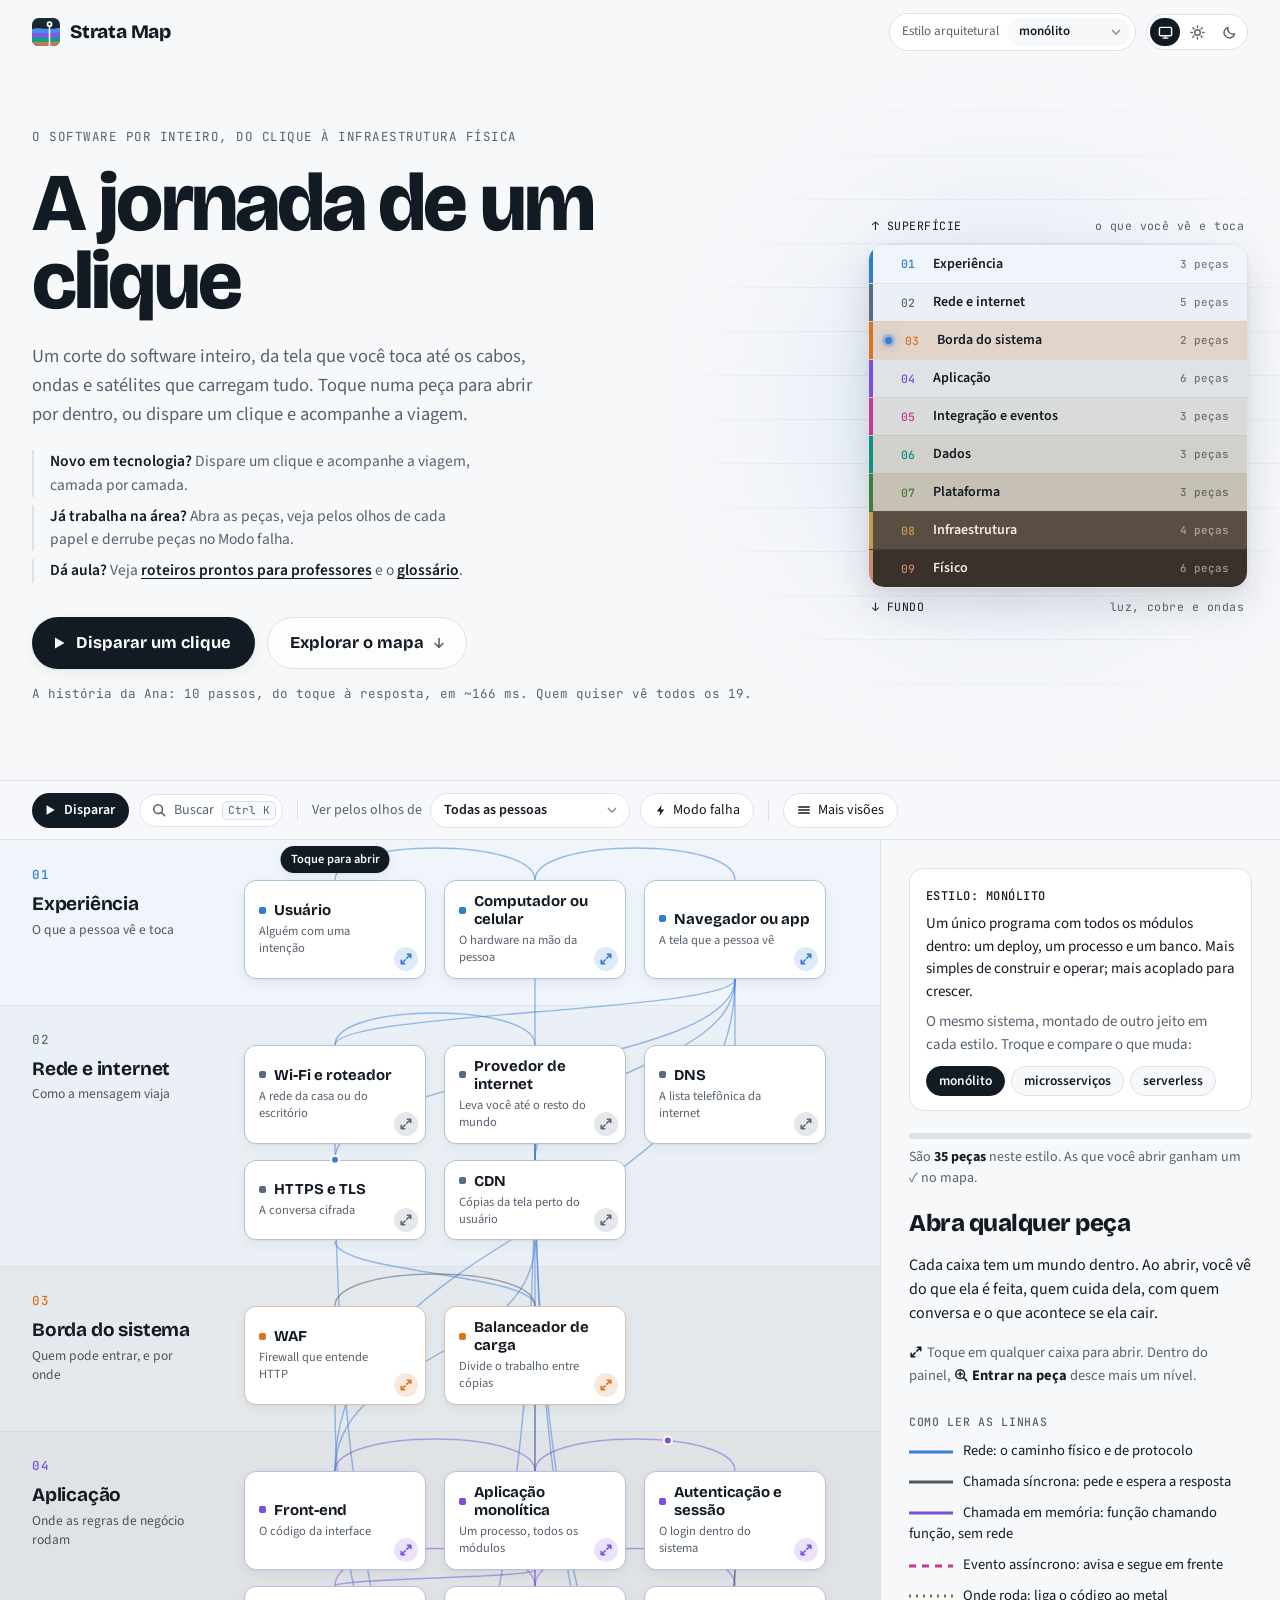
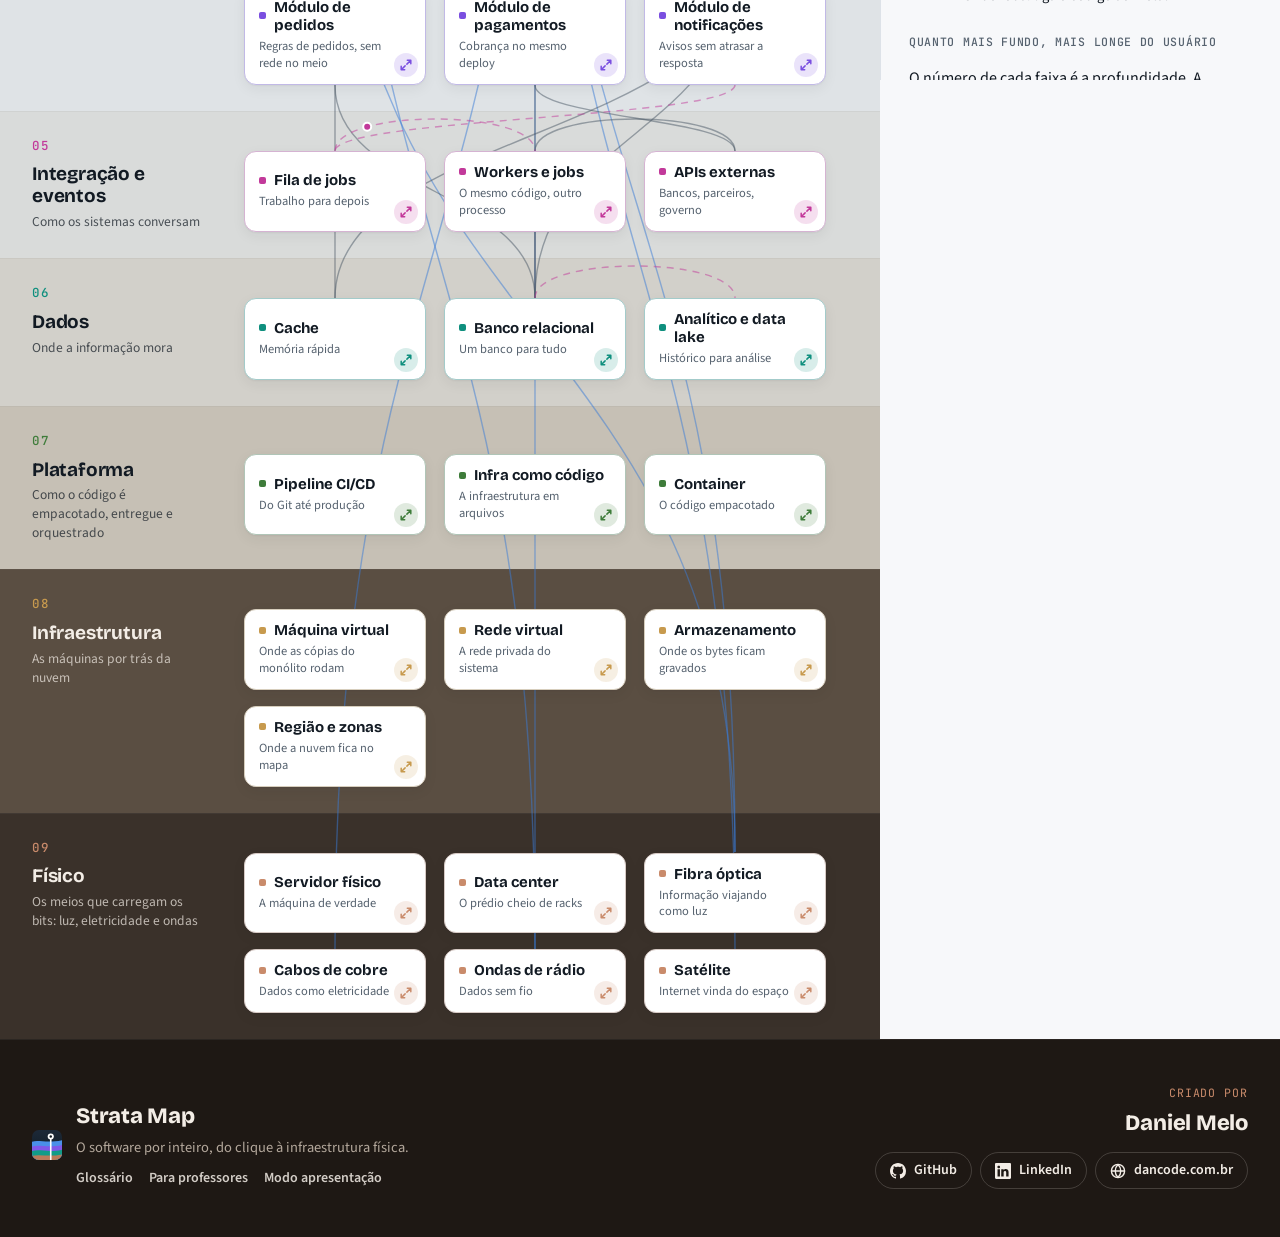
<file: index.html>
<!DOCTYPE html>
<html lang="pt-BR">
<head>
<meta charset="utf-8">
<script>/* aplica o tema escolhido antes de pintar, para não piscar no tema errado */
try{var t=localStorage.getItem("strata-theme");if(t==="light"||t==="dark")document.documentElement.dataset.theme=t;}catch(e){}</script>
<meta name="viewport" content="width=device-width, initial-scale=1, viewport-fit=cover">
<title>Strata Map — A jornada de um clique</title>
<meta name="description" content="Um mapa visual e navegável que mostra como um software funciona de ponta a ponta, camada por camada: da tela que você toca até a infraestrutura física.">
<link rel="canonical" href="https://strata.dancode.com.br/">
<meta property="og:type" content="website">
<meta property="og:site_name" content="Strata Map">
<meta property="og:locale" content="pt_BR">
<meta property="og:url" content="https://strata.dancode.com.br/">
<meta property="og:title" content="Strata Map: a jornada de um clique">
<meta property="og:description" content="O software por inteiro, do clique à infraestrutura física. Siga uma requisição pelas 9 camadas, compare microsserviços, monólito e serverless e derrube peças para ver o que cai junto.">
<meta property="og:image" content="https://strata.dancode.com.br/assets/img/og.png">
<meta property="og:image:type" content="image/png">
<meta property="og:image:width" content="1200">
<meta property="og:image:height" content="630">
<meta property="og:image:alt" content="Strata Map: as 9 camadas de um software, da experiência do usuário ao meio físico.">
<meta name="twitter:card" content="summary_large_image">
<meta name="twitter:title" content="Strata Map: a jornada de um clique">
<meta name="twitter:description" content="O software por inteiro, do clique à infraestrutura física.">
<meta name="twitter:image" content="https://strata.dancode.com.br/assets/img/og.png">
<meta name="twitter:image:alt" content="Strata Map: as 9 camadas de um software, da experiência do usuário ao meio físico.">
<link rel="icon" href="assets/img/favicon.svg?v=a3e797810d" type="image/svg+xml">
<link rel="icon" href="assets/img/favicon-32.png?v=804d175578" type="image/png" sizes="32x32">
<link rel="apple-touch-icon" href="assets/img/apple-touch-icon.png?v=0643dacbc8">
<meta name="theme-color" content="#F7F8FA" media="(prefers-color-scheme: light)">
<meta name="theme-color" content="#0B1015" media="(prefers-color-scheme: dark)">
<link rel="preconnect" href="https://fonts.googleapis.com">
<link rel="preconnect" href="https://fonts.gstatic.com" crossorigin>
<link href="https://fonts.googleapis.com/css2?family=Bricolage+Grotesque:opsz,wght@12..96,500;12..96,700;12..96,800&family=JetBrains+Mono:wght@500&family=Source+Sans+3:wght@400;600&display=swap" rel="stylesheet">
<link rel="stylesheet" href="assets/css/styles.css?v=a0b5c2f124">
</head>
<body>
<header class="top">
  <nav class="topbar">
    <a class="logo" href="./" aria-label="Strata Map, início">
      <svg width="28" height="28" viewBox="0 0 64 64" aria-hidden="true">
      <defs>
      <clipPath id="sm-c"><rect width="64" height="64" rx="15"/></clipPath>
      <linearGradient id="sm-sky" x1="0" y1="0" x2="0" y2="1"><stop offset="0" stop-color="#1C2938"/><stop offset="1" stop-color="#101820"/></linearGradient>
      </defs>
      <g clip-path="url(#sm-c)">
      <rect width="64" height="64" fill="url(#sm-sky)"/>
      <path d="M0 25 C14 20 30 29 64 22 V64 H0Z" fill="#4A8FE8"/>
      <path d="M0 35 C16 30 34 39 64 32 V64 H0Z" fill="#8058E8"/>
      <path d="M0 45 C16 40 36 49 64 42 V64 H0Z" fill="#119C88"/>
      <path d="M0 55 C18 51 38 58 64 52 V64 H0Z" fill="#B97B5A"/>
      <path d="M40 15 V64" stroke="#fff" stroke-width="3.4"/>
      <circle cx="40" cy="14" r="6.5" fill="#fff"/>
      <circle cx="40" cy="14" r="2.6" fill="#101820"/>
      </g>
      </svg>
      <b>Strata Map</b>
    </a>
    <div class="top-tools">
      <label class="style-pill" title="O mesmo sistema montado de três jeitos: monólito, microsserviços e serverless. Troque e compare o que muda."><span>Estilo arquitetural</span><select id="styleSel" aria-describedby="styleHelp"></select></label>
      <span class="sr-only" id="styleHelp">O mesmo sistema montado de três jeitos: monólito, microsserviços e serverless.</span>
      <div class="theme-switch" id="themeSwitch" role="radiogroup" aria-label="Tema">
        <button role="radio" data-theme-opt="system" aria-label="Tema do sistema" title="Tema do sistema"><svg width="15" height="15" viewBox="0 0 16 16" aria-hidden="true"><rect x="1.5" y="2.5" width="13" height="9" rx="1.5" fill="none" stroke="currentColor" stroke-width="1.5"/><path d="M5.5 14h5M8 11.5V14" stroke="currentColor" stroke-width="1.5" stroke-linecap="round"/></svg></button>
        <button role="radio" data-theme-opt="light" aria-label="Tema claro" title="Tema claro"><svg width="15" height="15" viewBox="0 0 16 16" aria-hidden="true"><circle cx="8" cy="8" r="3" fill="none" stroke="currentColor" stroke-width="1.5"/><path d="M8 1v1.6M8 13.4V15M1 8h1.6M13.4 8H15M3.05 3.05l1.13 1.13M11.82 11.82l1.13 1.13M3.05 12.95l1.13-1.13M11.82 4.18l1.13-1.13" stroke="currentColor" stroke-width="1.5" stroke-linecap="round"/></svg></button>
        <button role="radio" data-theme-opt="dark" aria-label="Tema escuro" title="Tema escuro"><svg width="15" height="15" viewBox="0 0 16 16" aria-hidden="true"><path d="M13.5 9.6A5.75 5.75 0 0 1 6.4 2.5a5.75 5.75 0 1 0 7.1 7.1z" fill="none" stroke="currentColor" stroke-width="1.5" stroke-linejoin="round"/></svg></button>
      </div>
    </div>
  </nav>
  <div class="hero">
    <div class="hero-copy">
      <p class="eyebrow">O software por inteiro, do clique à infraestrutura física</p>
      <h1>A jornada de um clique</h1>
      <p class="lede">Um corte do software inteiro, da tela que você toca até os cabos, ondas e satélites que carregam tudo. Toque numa peça para abrir por dentro, ou dispare um clique e acompanhe a viagem.</p>
      <ul class="paths">
        <li><b>Novo em tecnologia?</b> Dispare um clique e acompanhe a viagem, camada por camada.</li>
        <li><b>Já trabalha na área?</b> Abra as peças, veja pelos olhos de cada papel e derrube peças no Modo falha.</li>
        <li><b>Dá aula?</b> Veja <a href="professores.html">roteiros prontos para professores</a> e o <a href="glossario.html">glossário</a>.</li>
      </ul>
      <div class="cta">
        <button class="btn-main" data-play><svg width="14" height="14" viewBox="0 0 14 14" aria-hidden="true"><path d="M3 1.5v11l9.5-5.5z" fill="currentColor"/></svg>Disparar um clique</button>
        <a class="btn-ghost" href="#mapa">Explorar o mapa<svg width="14" height="14" viewBox="0 0 16 16" aria-hidden="true"><path d="M8 3v10M3.5 8.5 8 13l4.5-4.5" fill="none" stroke="currentColor" stroke-width="1.8" stroke-linecap="round" stroke-linejoin="round"/></svg></a>
      </div>
      <p class="cta-hint" id="playHint"></p>
    </div>
    <figure class="core-wrap">
      <figcaption class="core-cap"><span>↑ Superfície</span><span>o que você vê e toca</span></figcaption>
      <nav class="core" aria-label="Ir para a camada">
        <ol id="core"></ol>
        <span class="core-pulse" aria-hidden="true"></span>
      </nav>
      <p class="core-cap"><span>↓ Fundo</span><span>luz, cobre e ondas</span></p>
    </figure>
  </div>
</header>

<div class="controls">
  <button class="btn-mini" data-play aria-label="Disparar um clique"><svg width="12" height="12" viewBox="0 0 14 14" aria-hidden="true"><path d="M3 1.5v11l9.5-5.5z" fill="currentColor"/></svg><span>Disparar</span></button>
  <button class="btn-search" id="searchBtn" aria-haspopup="dialog" aria-label="Buscar"><svg width="14" height="14" viewBox="0 0 16 16" aria-hidden="true"><circle cx="7" cy="7" r="5" fill="none" stroke="currentColor" stroke-width="1.8"/><path d="M11 11l3.5 3.5" stroke="currentColor" stroke-width="1.8" stroke-linecap="round"/></svg><span>Buscar</span><kbd id="searchKbd">⌘K</kbd></button>
  <span class="sep" aria-hidden="true"></span>
  <label class="select">
    <span class="select-txt">Ver pelos olhos de</span>
    <svg class="select-ico" width="15" height="15" viewBox="0 0 16 16" aria-hidden="true"><circle cx="8" cy="5" r="3" fill="none" stroke="currentColor" stroke-width="1.6"/><path d="M2.5 14.5c.8-3 3-4.5 5.5-4.5s4.7 1.5 5.5 4.5" fill="none" stroke="currentColor" stroke-width="1.6" stroke-linecap="round"/></svg>
    <select id="personas" aria-label="Ver pelos olhos de"><option value="">Todas as pessoas</option></select>
  </label>
  <button class="chip fail-chip" id="failBtn" aria-pressed="false"><svg width="13" height="13" viewBox="0 0 14 14" aria-hidden="true"><path d="M8.2 1 3 8h3.6L5.8 13 11 6H7.4z" fill="currentColor"/></svg><span>Modo falha</span></button>
  <span class="sep" aria-hidden="true"></span>
  <!-- em telas largas os eixos ficam na barra; em telas menores, num menu -->
  <button class="chip more-btn" id="moreBtn" aria-expanded="false" aria-controls="moreViews"><svg width="14" height="14" viewBox="0 0 16 16" aria-hidden="true"><path d="M2 4.5h12M2 8h12M2 11.5h12" stroke="currentColor" stroke-width="1.6" stroke-linecap="round"/></svg><span>Mais visões</span><i class="more-dot" aria-hidden="true"></i></button>
  <div class="more-views" id="moreViews">
    <p class="mv-title">Eixos que atravessam tudo</p>
    <div class="seg-group" id="axes" role="group" aria-label="Eixos que atravessam tudo">
      <button class="chip ax-seg" data-ax="seg" aria-pressed="false"><i></i>Segurança</button>
      <button class="chip ax-obs" data-ax="obs" aria-pressed="false"><i></i>Observabilidade</button>
      <button class="chip ax-res" data-ax="res" aria-pressed="false"><i></i>Resiliência</button>
    </div>
    <span class="sep" aria-hidden="true"></span>
    <p class="mv-title">Profundidade</p>
    <button class="switch" id="runs" aria-pressed="false"><i aria-hidden="true"></i>Onde cada coisa roda</button>
  </div>
</div>
<div class="banner" id="banner"></div>
<p class="persona-line" id="personaLine"></p>

<main class="stage" id="mapa">
  <div class="map" id="map">
    <svg class="wires" id="wires"></svg>
    <svg class="packets" id="packets"></svg>
  </div>
  <aside class="panel" id="panel" aria-label="Detalhes da peça"></aside>
</main>
<p class="sr-only" id="announce" aria-live="polite"></p>

<footer class="credits">
  <div class="cr-in">
    <div class="cr-brand">
      <svg width="30" height="30" viewBox="0 0 64 64" aria-hidden="true">
        <defs>
        <clipPath id="sm-c2"><rect width="64" height="64" rx="15"/></clipPath>
        <linearGradient id="sm-sky2" x1="0" y1="0" x2="0" y2="1"><stop offset="0" stop-color="#1C2938"/><stop offset="1" stop-color="#101820"/></linearGradient>
        </defs>
        <g clip-path="url(#sm-c2)">
        <rect width="64" height="64" fill="url(#sm-sky2)"/>
        <path d="M0 25 C14 20 30 29 64 22 V64 H0Z" fill="#4A8FE8"/>
        <path d="M0 35 C16 30 34 39 64 32 V64 H0Z" fill="#8058E8"/>
        <path d="M0 45 C16 40 36 49 64 42 V64 H0Z" fill="#119C88"/>
        <path d="M0 55 C18 51 38 58 64 52 V64 H0Z" fill="#B97B5A"/>
        <path d="M40 15 V64" stroke="#fff" stroke-width="3.4"/>
        <circle cx="40" cy="14" r="6.5" fill="#fff"/>
        <circle cx="40" cy="14" r="2.6" fill="#101820"/>
        </g>
        </svg>
      <div>
        <b>Strata Map</b>
        <span>O software por inteiro, do clique à infraestrutura física.</span>
        <nav class="cr-site" aria-label="Páginas do Strata Map">
          <a href="glossario.html">Glossário</a>
          <a href="professores.html">Para professores</a>
          <a href="?apresentar">Modo apresentação</a>
        </nav>
      </div>
    </div>
    <div class="cr-author">
      <p class="cr-eyebrow">Criado por</p>
      <b>Daniel Melo</b>
      <nav class="cr-links" aria-label="Daniel Melo na web">
        <a href="https://github.com/daniel-melo-me" target="_blank" rel="noopener">
          <svg width="16" height="16" viewBox="0 0 16 16" aria-hidden="true"><path fill="currentColor" d="M8 0C3.58 0 0 3.58 0 8c0 3.54 2.29 6.53 5.47 7.59.4.07.55-.17.55-.38 0-.19-.01-.82-.01-1.49-2.01.37-2.53-.49-2.69-.94-.09-.23-.48-.94-.82-1.13-.28-.15-.68-.52-.01-.53.63-.01 1.08.58 1.23.82.72 1.21 1.87.87 2.33.66.07-.52.28-.87.51-1.07-1.78-.2-3.64-.89-3.64-3.95 0-.87.31-1.59.82-2.15-.08-.2-.36-1.02.08-2.12 0 0 .67-.21 2.2.82.64-.18 1.32-.27 2-.27.68 0 1.36.09 2 .27 1.53-1.04 2.2-.82 2.2-.82.44 1.1.16 1.92.08 2.12.51.56.82 1.27.82 2.15 0 3.07-1.87 3.75-3.65 3.95.29.25.54.73.54 1.48 0 1.07-.01 1.93-.01 2.2 0 .21.15.46.55.38A8.013 8.013 0 0 0 16 8c0-4.42-3.58-8-8-8z"/></svg>
          GitHub
        </a>
        <a href="https://www.linkedin.com/in/daniel--melo/" target="_blank" rel="noopener">
          <svg width="16" height="16" viewBox="0 0 16 16" aria-hidden="true"><path fill="currentColor" d="M0 1.146C0 .513.526 0 1.175 0h13.65C15.474 0 16 .513 16 1.146v13.708c0 .633-.526 1.146-1.175 1.146H1.175C.526 16 0 15.487 0 14.854V1.146zm4.943 12.248V6.169H2.542v7.225h2.401zm-1.2-8.212c.837 0 1.358-.554 1.358-1.248-.015-.709-.52-1.248-1.342-1.248-.822 0-1.359.54-1.359 1.248 0 .694.521 1.248 1.327 1.248h.016zm4.908 8.212V9.359c0-.216.016-.432.08-.586.173-.431.568-.878 1.232-.878.869 0 1.216.662 1.216 1.634v3.865h2.401V9.25c0-2.22-1.184-3.252-2.764-3.252-1.274 0-1.845.7-2.165 1.193v.025h-.016l.016-.025V6.169h-2.4c.03.678 0 7.225 0 7.225h2.4z"/></svg>
          LinkedIn
        </a>
        <a href="https://www.dancode.com.br/" target="_blank" rel="noopener">
          <svg width="16" height="16" viewBox="0 0 16 16" aria-hidden="true"><circle cx="8" cy="8" r="6.6" fill="none" stroke="currentColor" stroke-width="1.4"/><path d="M1.6 8h12.8M8 1.4c1.9 1.8 2.8 4 2.8 6.6S9.9 12.8 8 14.6M8 1.4C6.1 3.2 5.2 5.4 5.2 8s.9 4.8 2.8 6.6" fill="none" stroke="currentColor" stroke-width="1.4"/></svg>
          dancode.com.br
        </a>
      </nav>
    </div>
  </div>
</footer>

<dialog class="search" id="search" aria-label="Buscar no mapa">
  <div class="search-box">
    <svg width="18" height="18" viewBox="0 0 16 16" aria-hidden="true"><circle cx="7" cy="7" r="5" fill="none" stroke="currentColor" stroke-width="1.6"/><path d="M11 11l3.5 3.5" stroke="currentColor" stroke-width="1.6" stroke-linecap="round"/></svg>
    <input id="q" type="text" placeholder="Peça, tecnologia ou conceito: Kafka, JWT, DNS…" autocomplete="off" spellcheck="false"
      role="combobox" aria-expanded="true" aria-controls="results" aria-autocomplete="list">
    <kbd>Esc</kbd>
  </div>
  <ul id="results" role="listbox" aria-label="Resultados"></ul>
  <p class="search-foot"><span><kbd>↑</kbd><kbd>↓</kbd> escolher</span><span><kbd>Enter</kbd> abrir</span><span><kbd>Esc</kbd> fechar</span></p>
</dialog>

<dialog class="zv" id="zoomView" aria-label="Zoom dentro da peça">
  <div class="zv-bar">
    <button class="zv-back" id="zvBack"><svg width="14" height="14" viewBox="0 0 16 16" aria-hidden="true"><path d="M10 3 5 8l5 5" fill="none" stroke="currentColor" stroke-width="1.8" stroke-linecap="round" stroke-linejoin="round"/></svg><span>Voltar</span></button>
    <nav class="zv-crumbs" id="zvCrumbs" aria-label="Onde você está"></nav>
    <button class="close" id="zvClose" aria-label="Sair do zoom">×</button>
  </div>
  <div class="zv-body" id="zvBody"></div>
</dialog>

<div class="narr" id="narr" role="status">
  <div class="meta"><span id="nStep"></span><button class="n-mode" id="nMode" type="button"></button><span id="nMs"></span></div>
  <div class="bar" id="nBarWrap" title="Clique para pular para esse ponto da jornada"><i id="nBar"></i></div>
  <p id="nText"></p>
  <div class="quiz" id="nQuiz" hidden></div>
  <div class="n-end" id="nEnd" hidden></div>
  <div class="row">
    <button id="nPrev">Voltar</button>
    <button id="nPause">Pausar</button>
    <button id="nNext">Avançar</button>
    <button id="nStop">Fechar</button>
    <span class="keys" aria-hidden="true">← → navegam</span>
  </div>
</div>

<script src="assets/js/data/base.js?v=69e4c229a7"></script>
<script src="assets/js/data/microsservicos.js?v=139daefa3a"></script>
<script src="assets/js/data/monolito.js?v=afc5593a1d"></script>
<script src="assets/js/data/serverless.js?v=27d499ef9e"></script>
<script src="assets/js/data/niveis.js?v=fe9c1acd8f"></script>
<script src="assets/js/data/glossario.js?v=4a5853db30"></script>
<script src="assets/js/data/zoom.js?v=bf6a3f8425"></script>
<script src="assets/js/failure.js?v=c225668f3c"></script>
<script src="assets/js/search.js?v=a919bf47f3"></script>
<script src="assets/js/app.js?v=00de3189a5"></script>
</body>
</html>
</file>
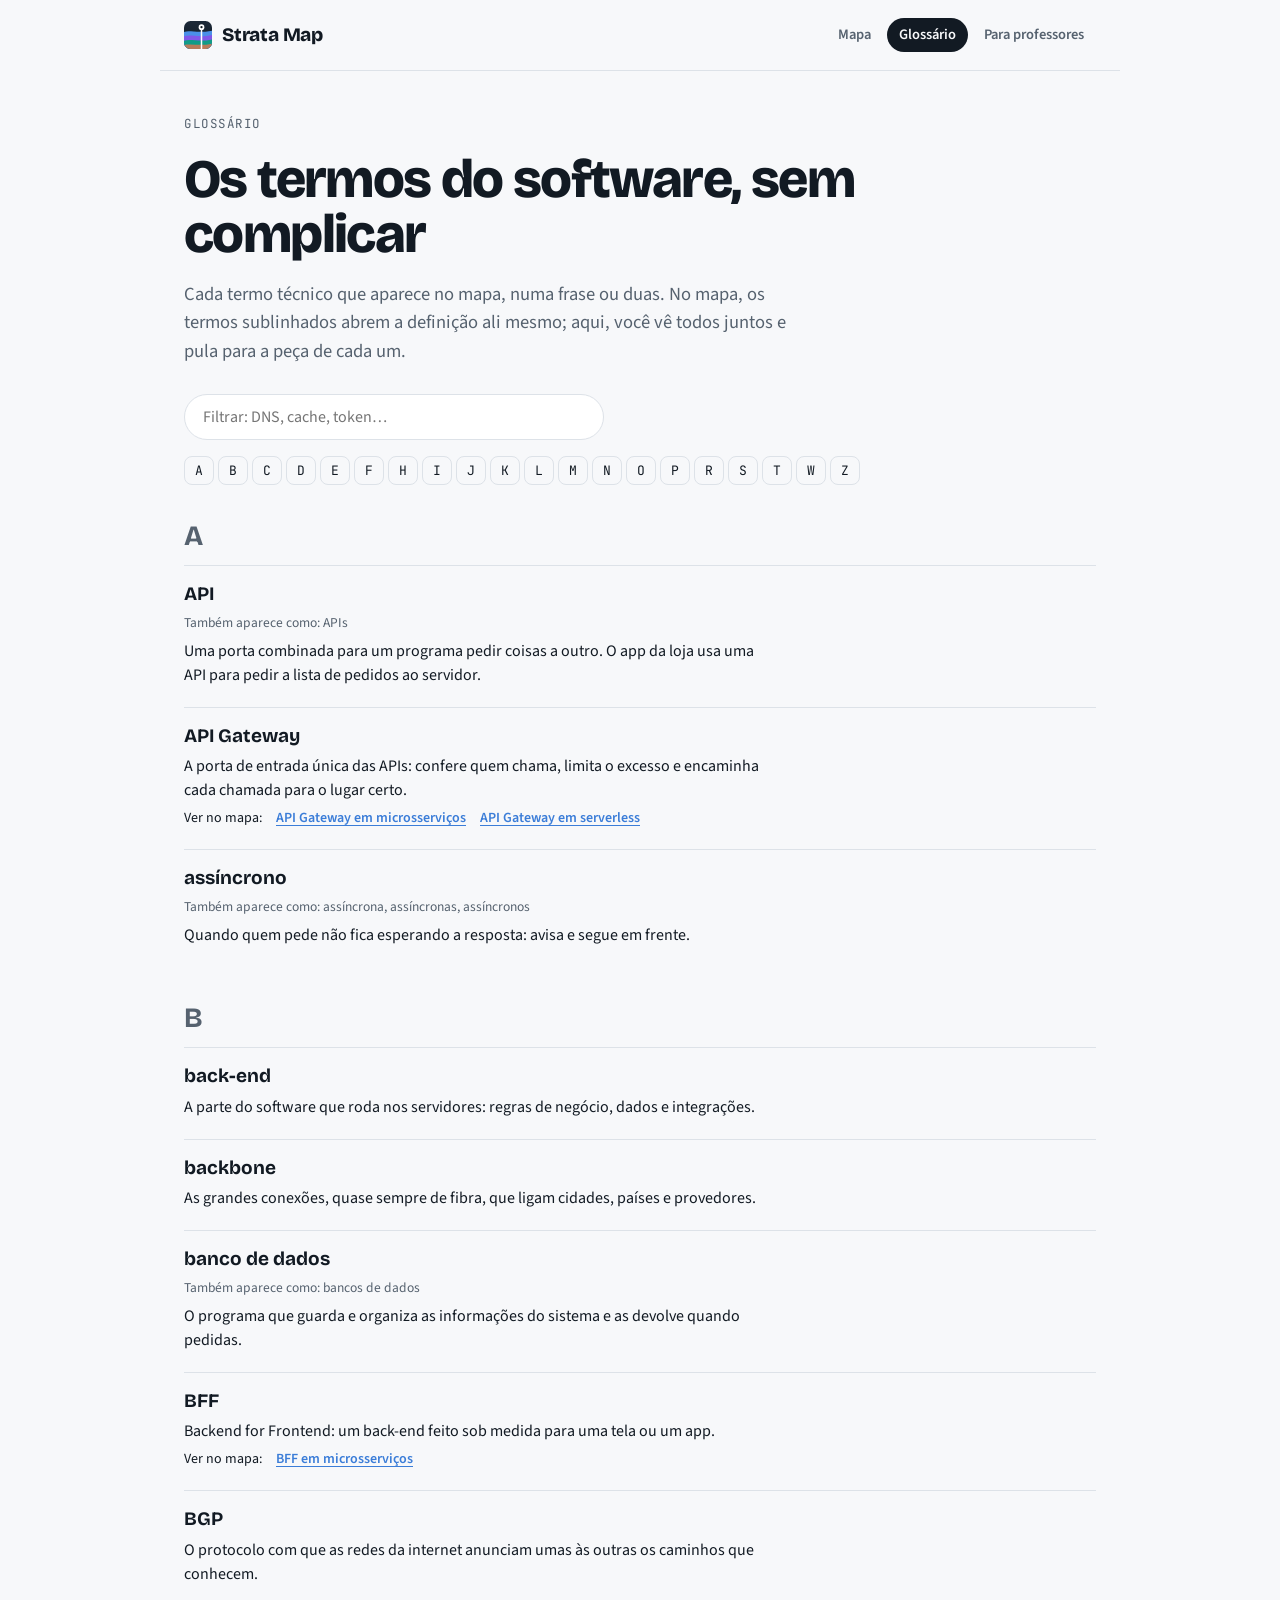
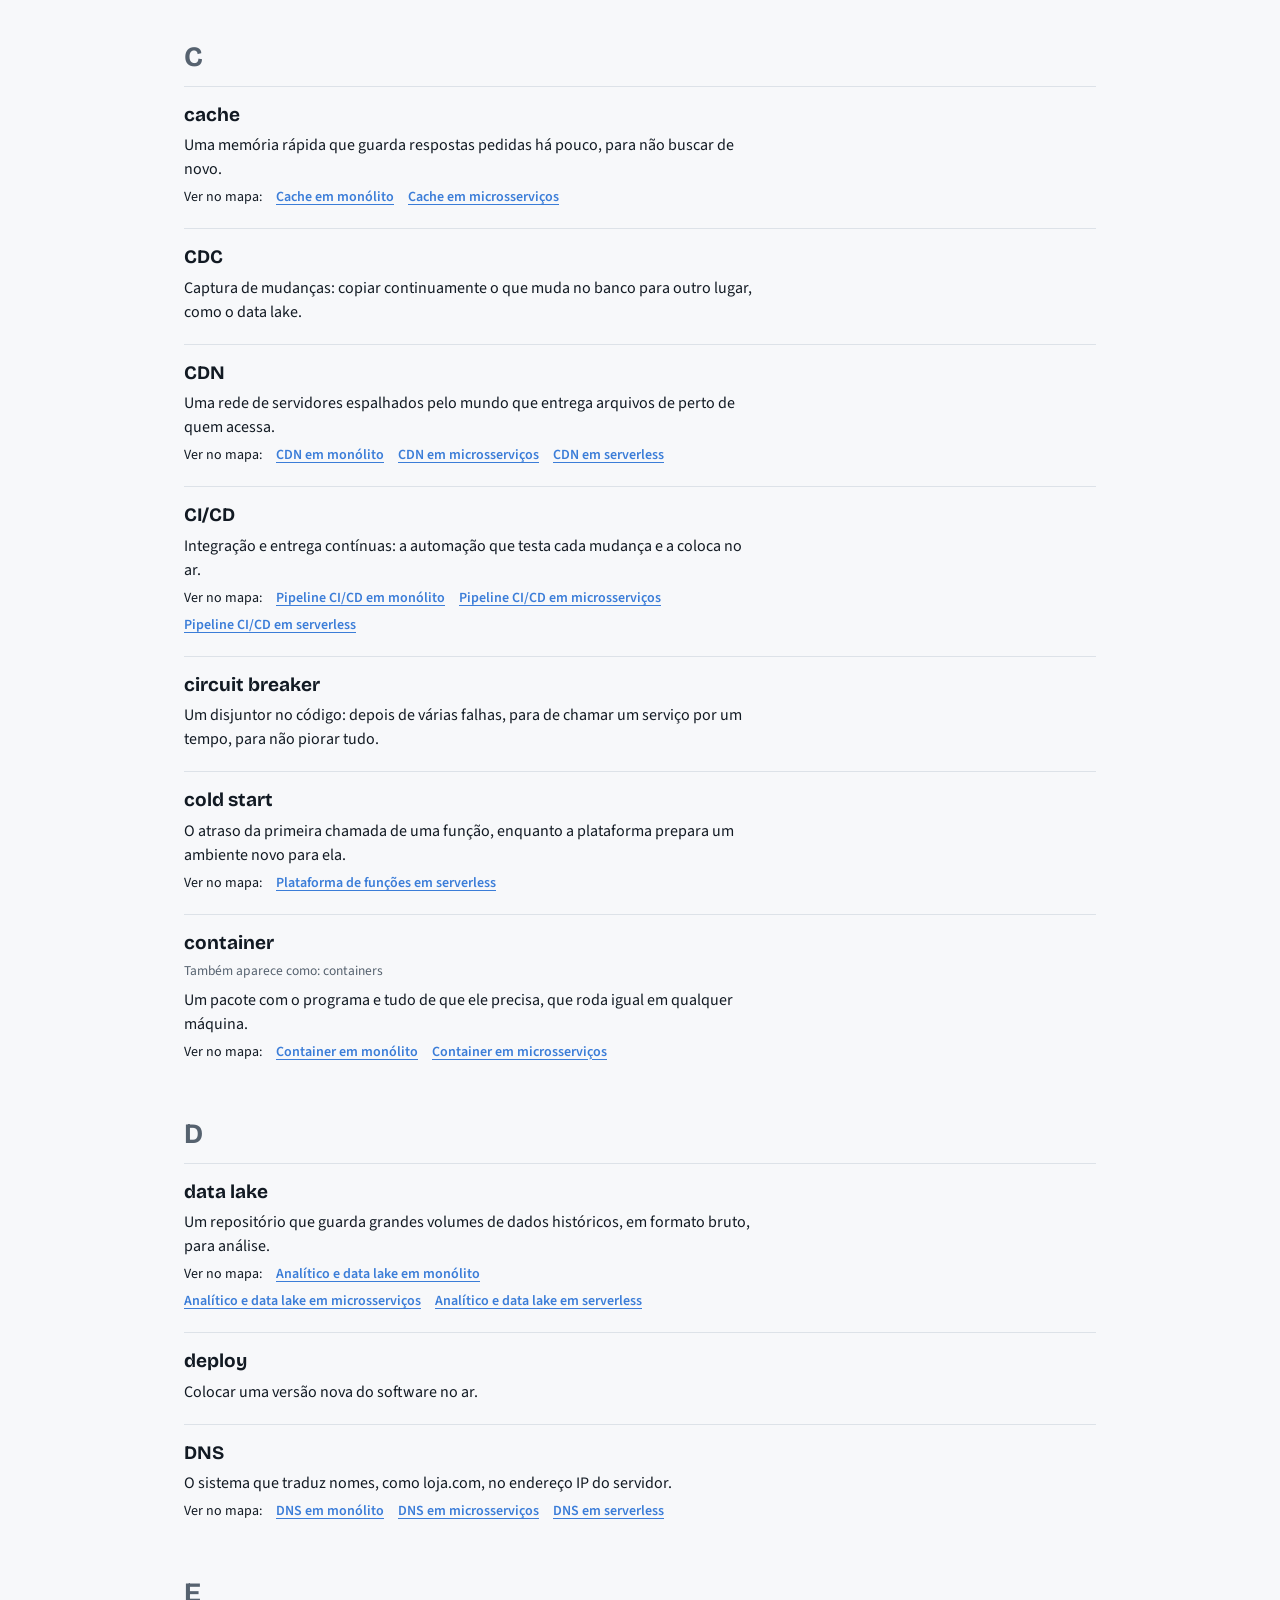
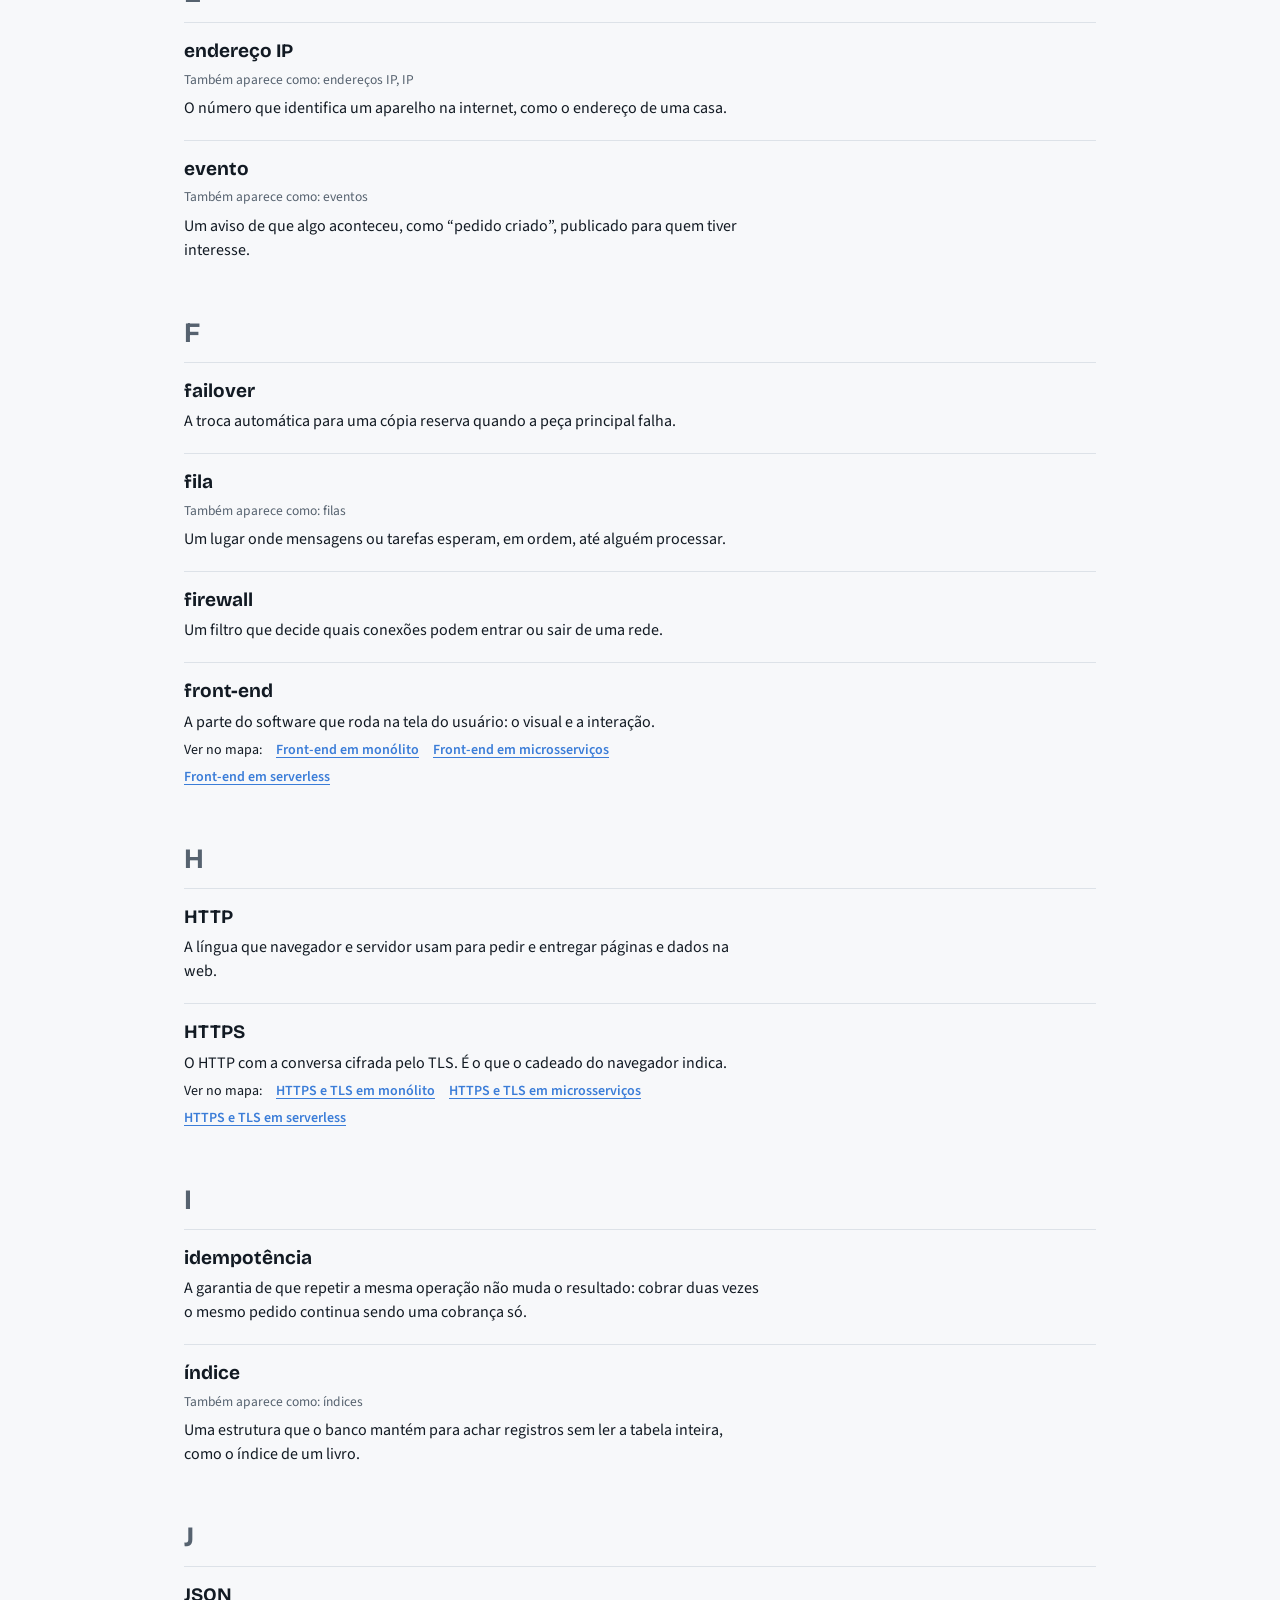
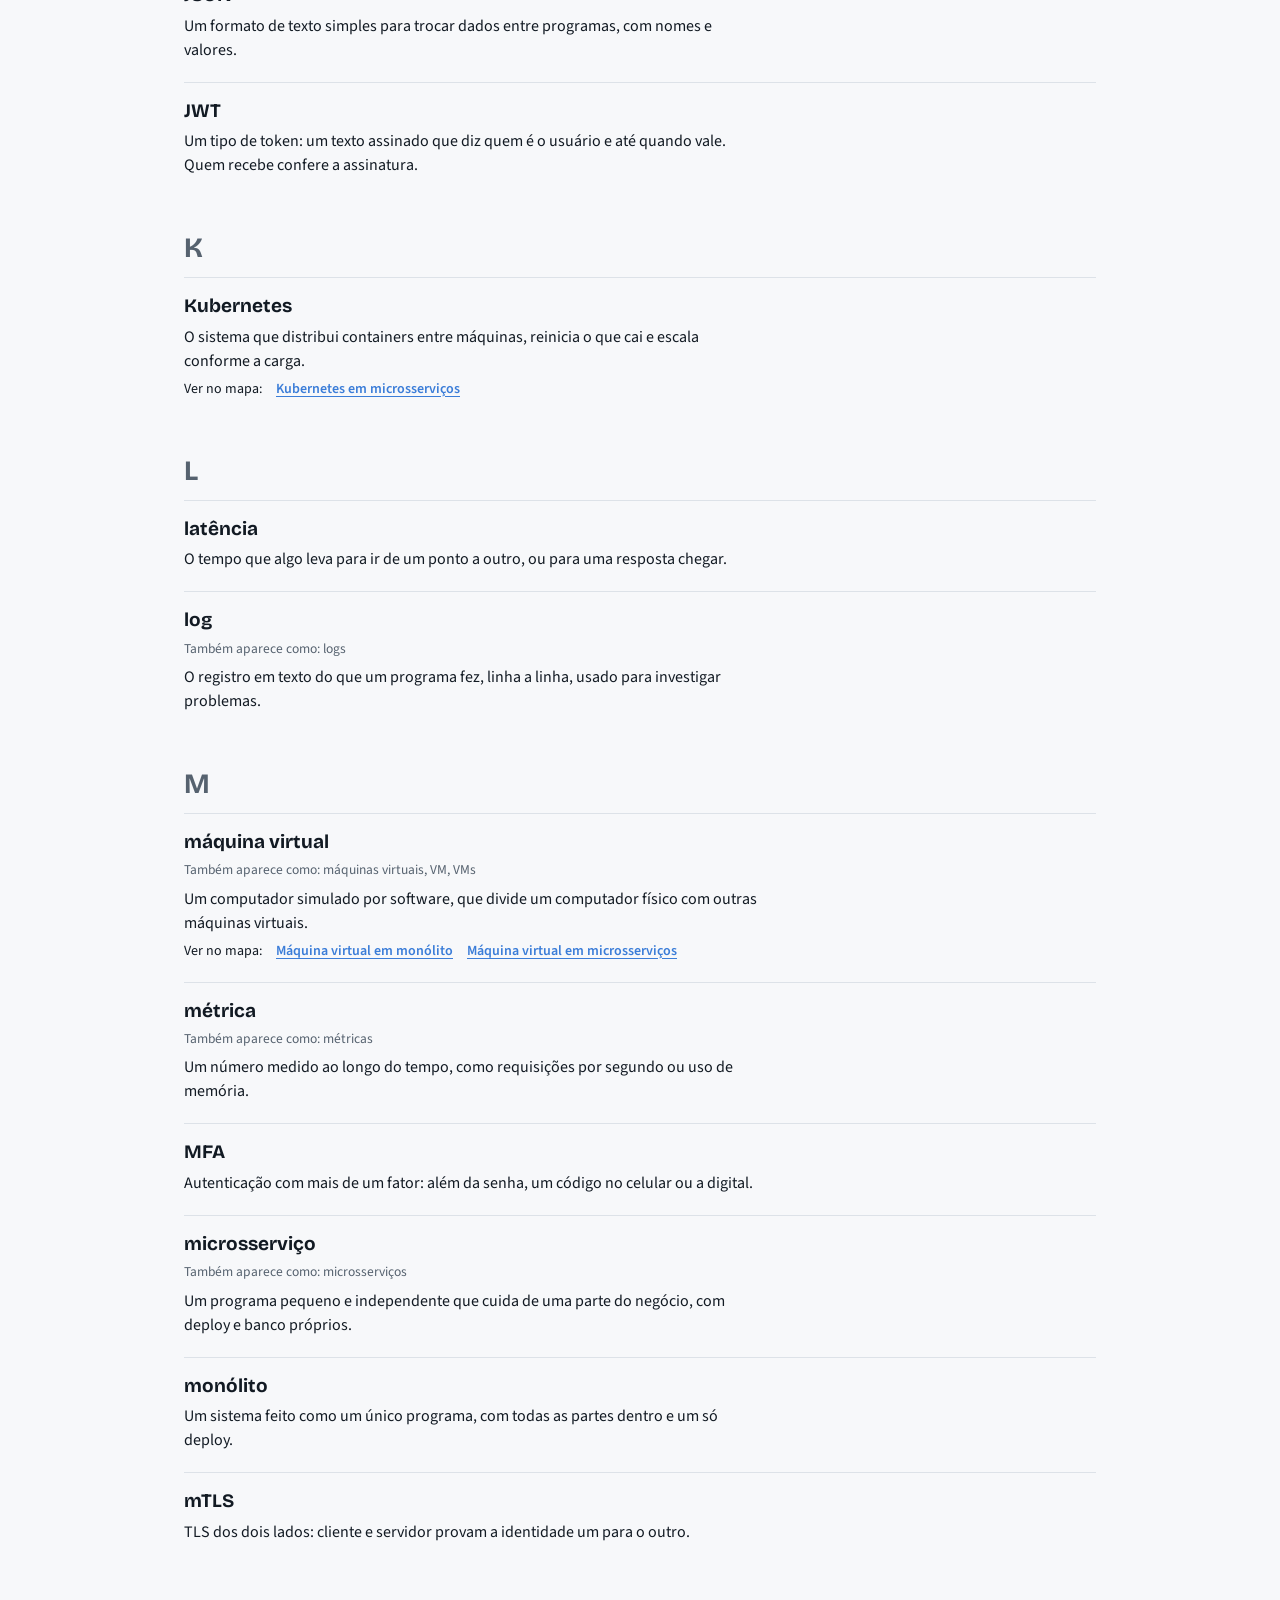
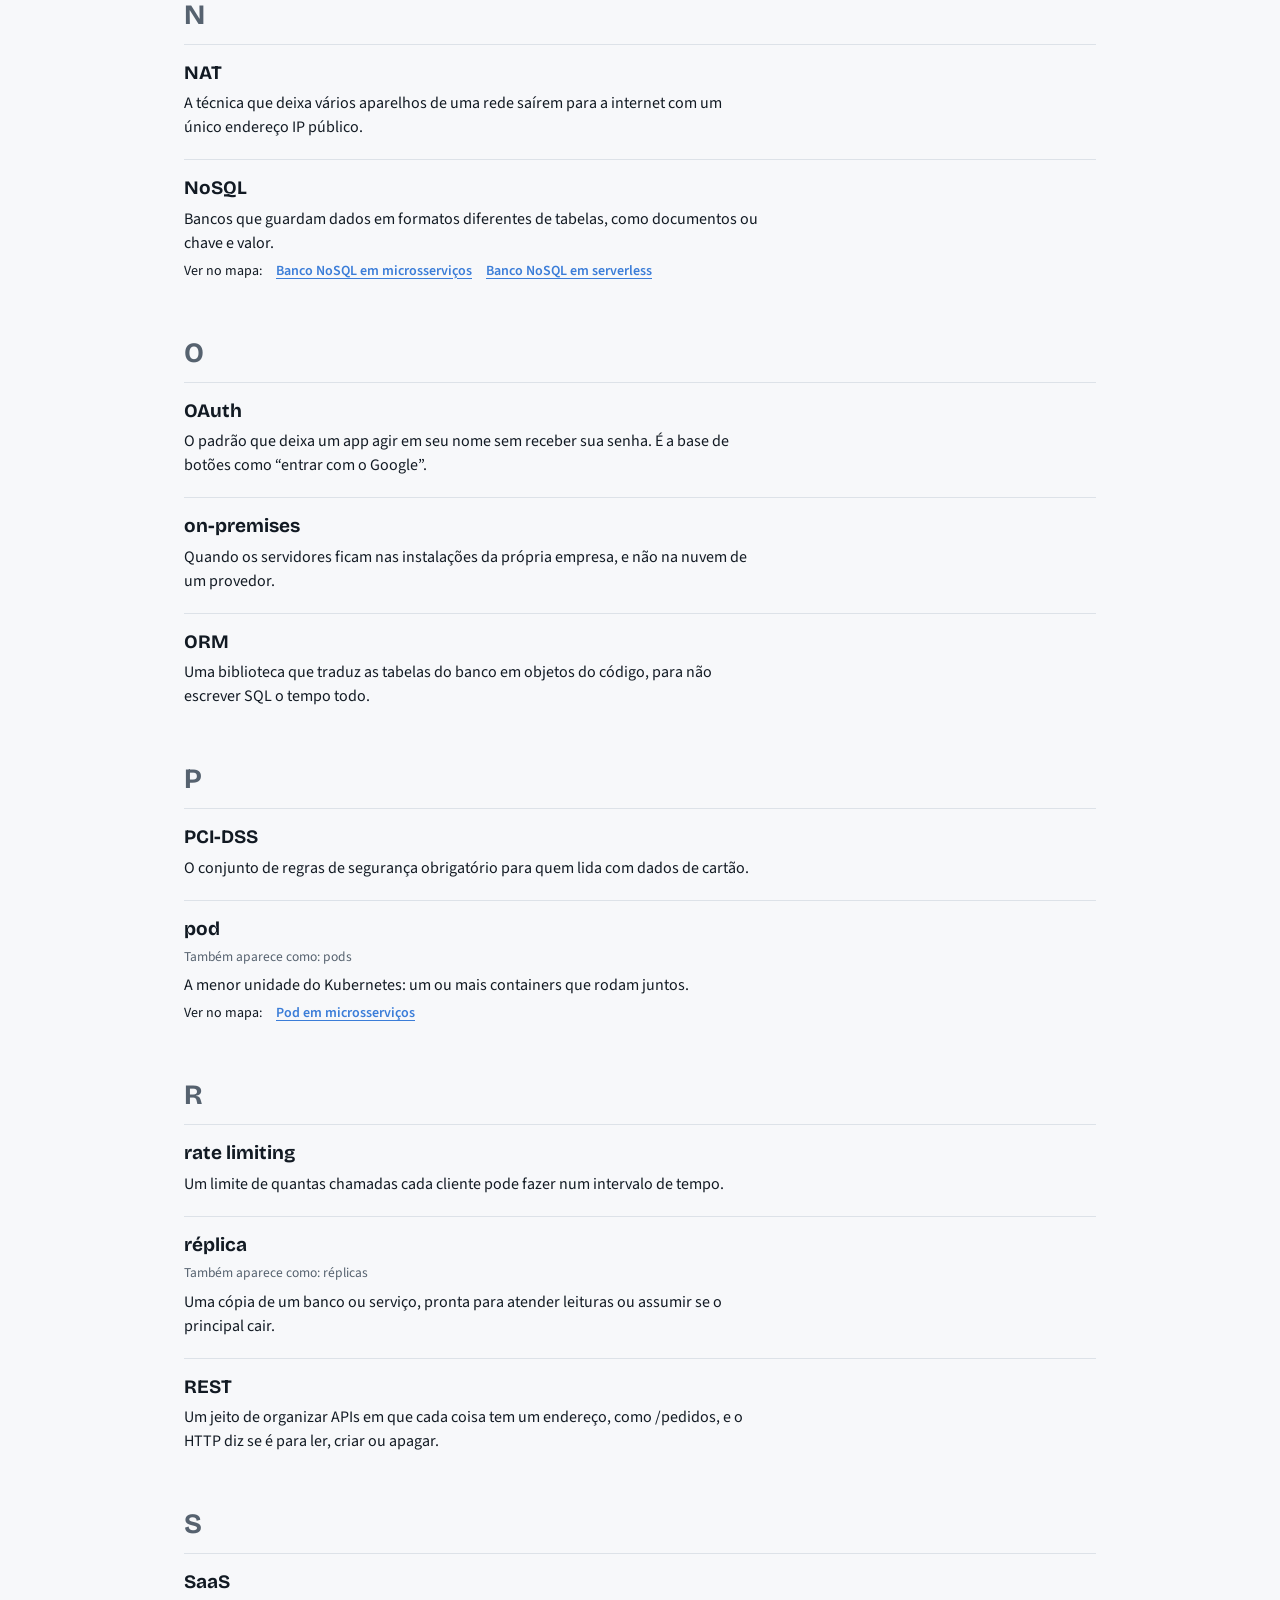
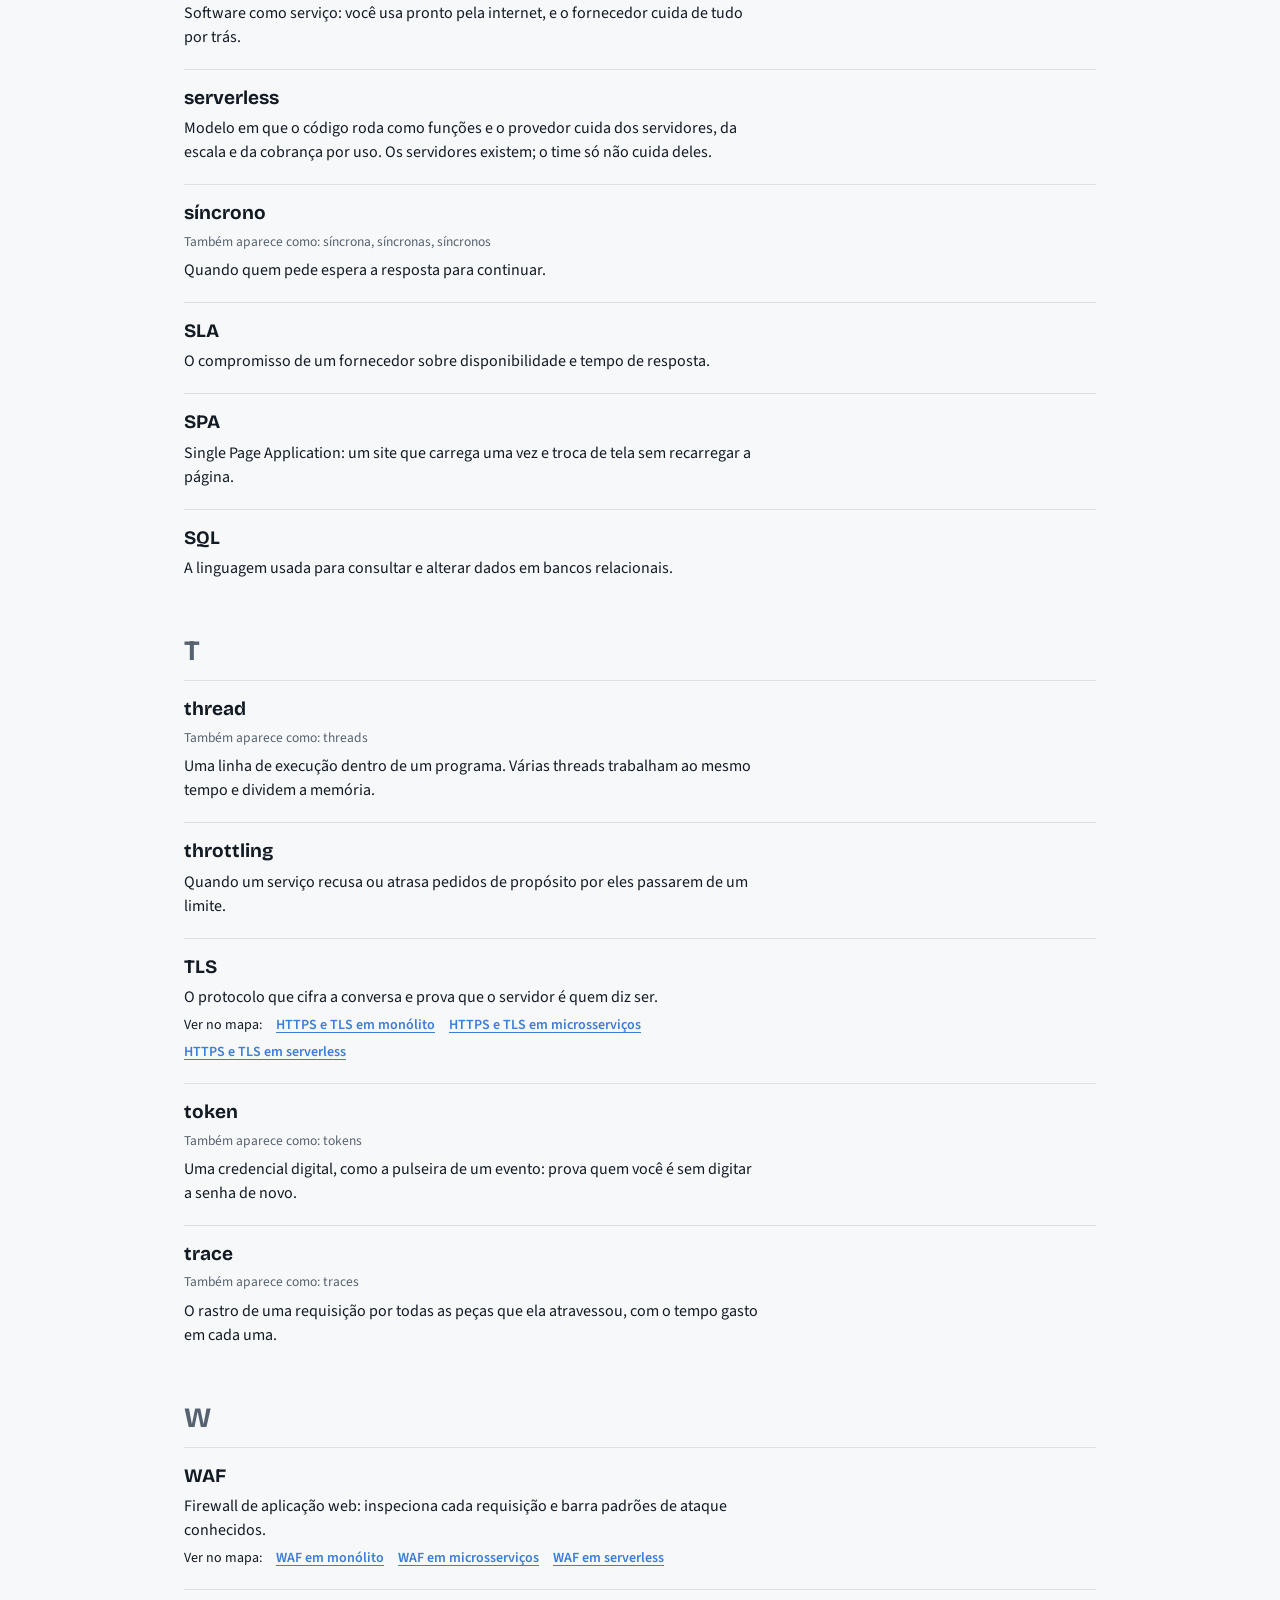
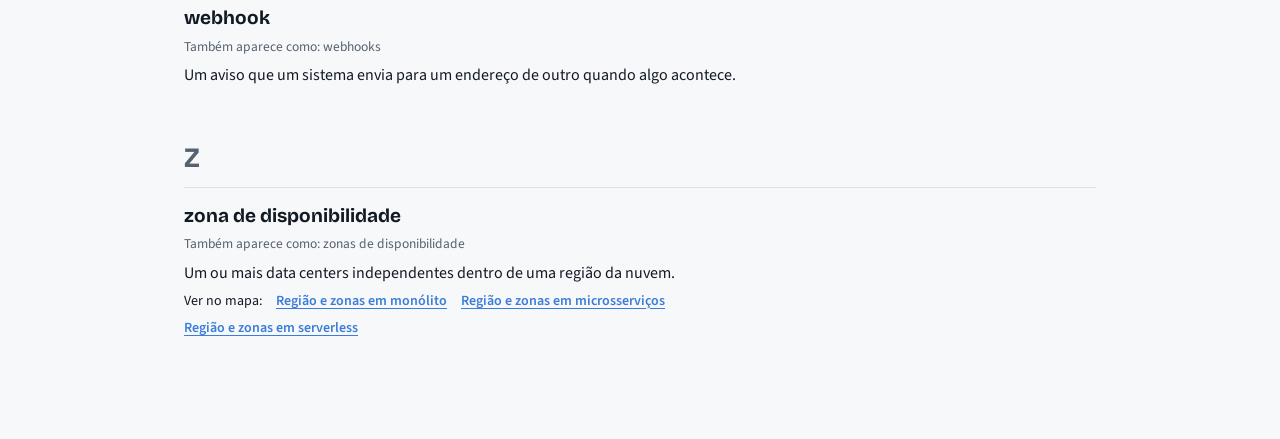
<file: glossario.html>
<!DOCTYPE html>
<html lang="pt-BR">
<head>
<meta charset="utf-8">
<script>/* aplica o tema escolhido antes de pintar, para não piscar no tema errado */
try{var t=localStorage.getItem("strata-theme");if(t==="light"||t==="dark")document.documentElement.dataset.theme=t;}catch(e){}</script>
<meta name="viewport" content="width=device-width, initial-scale=1, viewport-fit=cover">
<title>Glossário — Strata Map</title>
<meta name="description" content="Os termos técnicos do Strata Map em linguagem simples, do DNS ao cold start, com link para cada peça no mapa.">
<link rel="canonical" href="https://strata.dancode.com.br/glossario.html">
<meta property="og:type" content="website">
<meta property="og:site_name" content="Strata Map">
<meta property="og:locale" content="pt_BR">
<meta property="og:title" content="Glossário do Strata Map">
<meta property="og:description" content="Os termos técnicos do software, em linguagem simples.">
<meta property="og:image" content="https://strata.dancode.com.br/assets/img/og.png">
<link rel="icon" href="assets/img/favicon.svg?v=a3e797810d" type="image/svg+xml">
<link rel="icon" href="assets/img/favicon-32.png?v=804d175578" type="image/png" sizes="32x32">
<link rel="apple-touch-icon" href="assets/img/apple-touch-icon.png?v=0643dacbc8">
<meta name="theme-color" content="#F7F8FA" media="(prefers-color-scheme: light)">
<meta name="theme-color" content="#0B1015" media="(prefers-color-scheme: dark)">
<link rel="preconnect" href="https://fonts.googleapis.com">
<link rel="preconnect" href="https://fonts.gstatic.com" crossorigin>
<link href="https://fonts.googleapis.com/css2?family=Bricolage+Grotesque:opsz,wght@12..96,500;12..96,700;12..96,800&family=JetBrains+Mono:wght@500&family=Source+Sans+3:wght@400;600&display=swap" rel="stylesheet">
<link rel="stylesheet" href="assets/css/styles.css?v=a0b5c2f124">
</head>
<body class="doc">
<header class="doc-top">
  <a class="logo" href="index.html" aria-label="Strata Map, voltar ao mapa">
    <svg width="28" height="28" viewBox="0 0 64 64" aria-hidden="true">
    <defs><clipPath id="sm-c"><rect width="64" height="64" rx="15"/></clipPath>
    <linearGradient id="sm-sky" x1="0" y1="0" x2="0" y2="1"><stop offset="0" stop-color="#1C2938"/><stop offset="1" stop-color="#101820"/></linearGradient></defs>
    <g clip-path="url(#sm-c)"><rect width="64" height="64" fill="url(#sm-sky)"/>
    <path d="M0 25 C14 20 30 29 64 22 V64 H0Z" fill="#4A8FE8"/><path d="M0 35 C16 30 34 39 64 32 V64 H0Z" fill="#8058E8"/>
    <path d="M0 45 C16 40 36 49 64 42 V64 H0Z" fill="#119C88"/><path d="M0 55 C18 51 38 58 64 52 V64 H0Z" fill="#B97B5A"/>
    <path d="M40 15 V64" stroke="#fff" stroke-width="3.4"/><circle cx="40" cy="14" r="6.5" fill="#fff"/><circle cx="40" cy="14" r="2.6" fill="#101820"/></g>
    </svg>
    <b>Strata Map</b>
  </a>
  <nav class="doc-nav" aria-label="Páginas">
    <a href="index.html">Mapa</a>
    <a href="glossario.html" aria-current="page">Glossário</a>
    <a href="professores.html">Para professores</a>
  </nav>
</header>

<main class="doc-main">
  <p class="eyebrow">Glossário</p>
  <h1>Os termos do software, sem complicar</h1>
  <p class="lede">Cada termo técnico que aparece no mapa, numa frase ou duas. No mapa, os termos sublinhados abrem a definição ali mesmo; aqui, você vê todos juntos e pula para a peça de cada um.</p>

  <label class="doc-filter">
    <span class="sr-only">Filtrar termos</span>
    <input id="gq" type="search" placeholder="Filtrar: DNS, cache, token…" autocomplete="off">
  </label>
  <nav class="doc-letters" id="gletters" aria-label="Ir para a letra"></nav>
  <div id="glist" class="gl-list"></div>
  <p class="doc-empty" id="gempty" hidden>Nenhum termo com esse nome.</p>
</main>

<script src="assets/js/data/base.js?v=69e4c229a7"></script>
<script src="assets/js/data/microsservicos.js?v=139daefa3a"></script>
<script src="assets/js/data/monolito.js?v=afc5593a1d"></script>
<script src="assets/js/data/serverless.js?v=27d499ef9e"></script>
<script src="assets/js/data/glossario.js?v=4a5853db30"></script>
<script src="assets/js/glossario-page.js?v=16251072b5"></script>
</body>
</html>
</file>
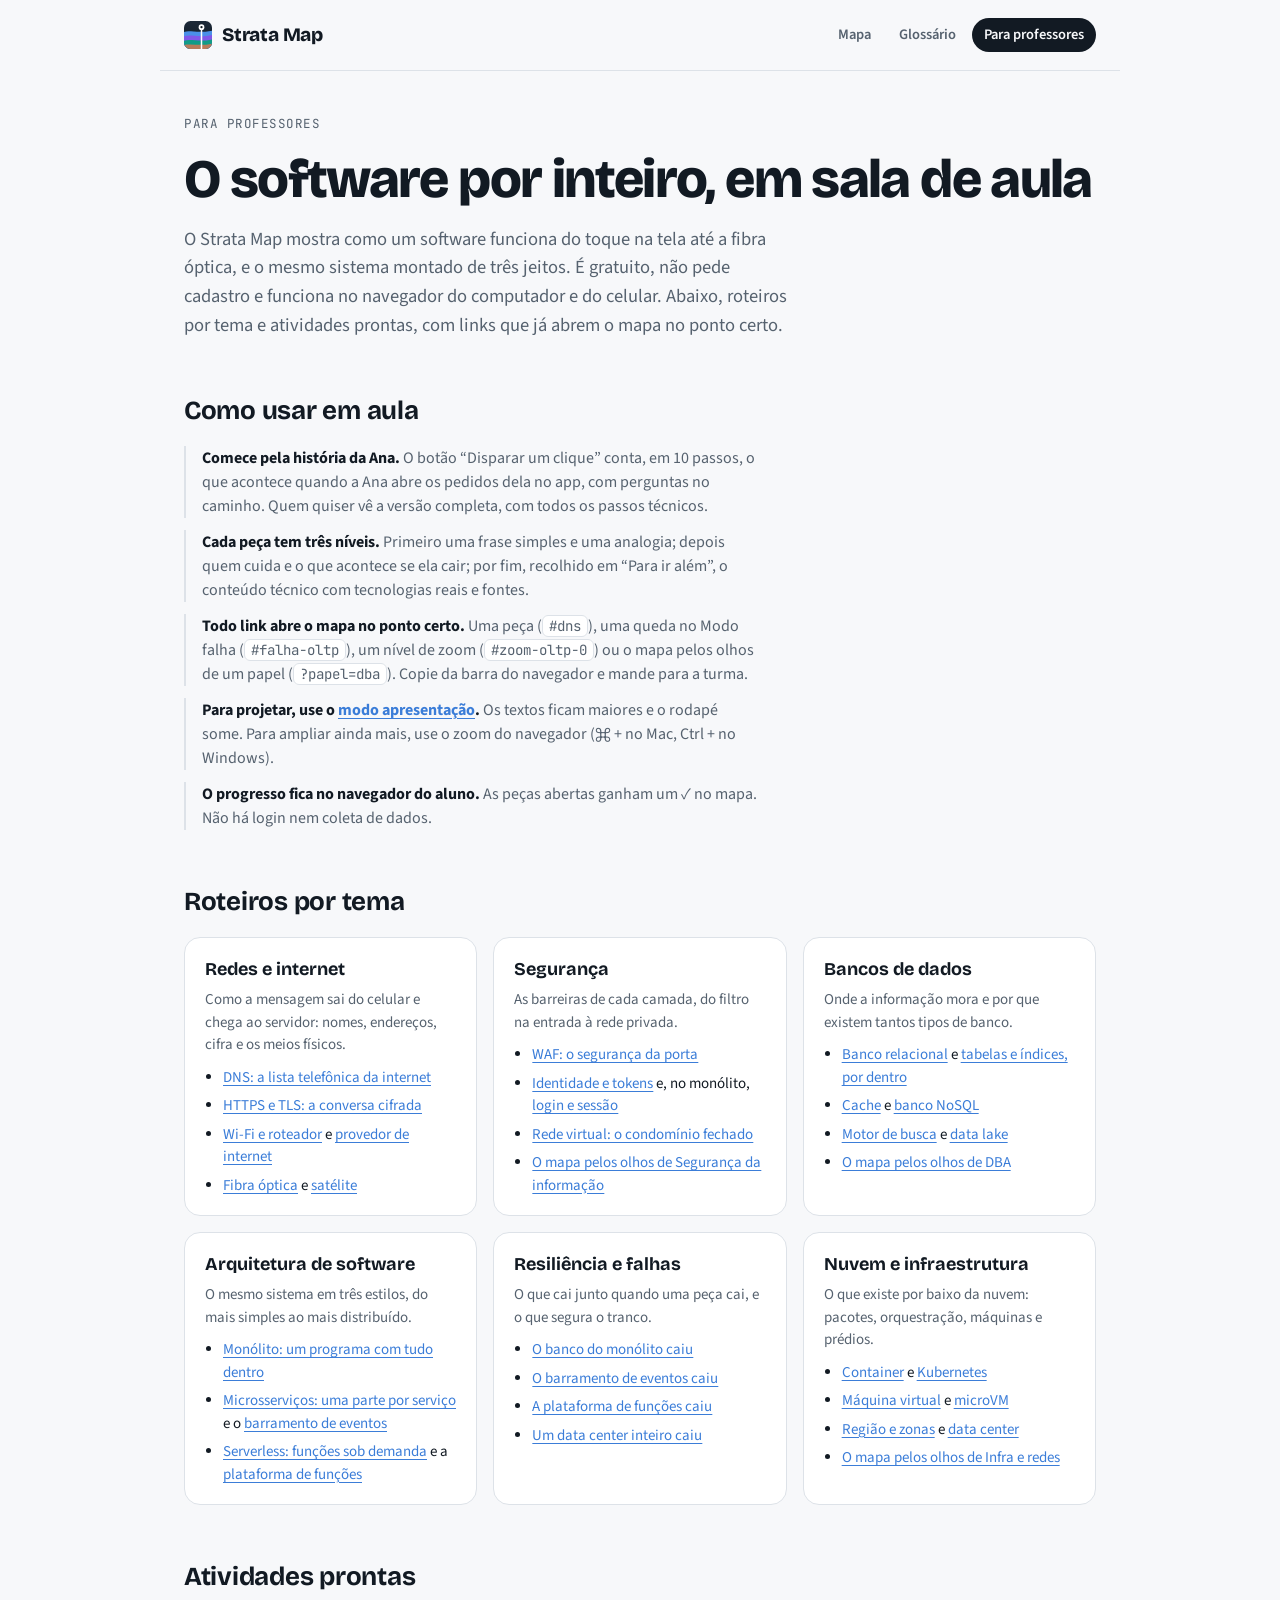
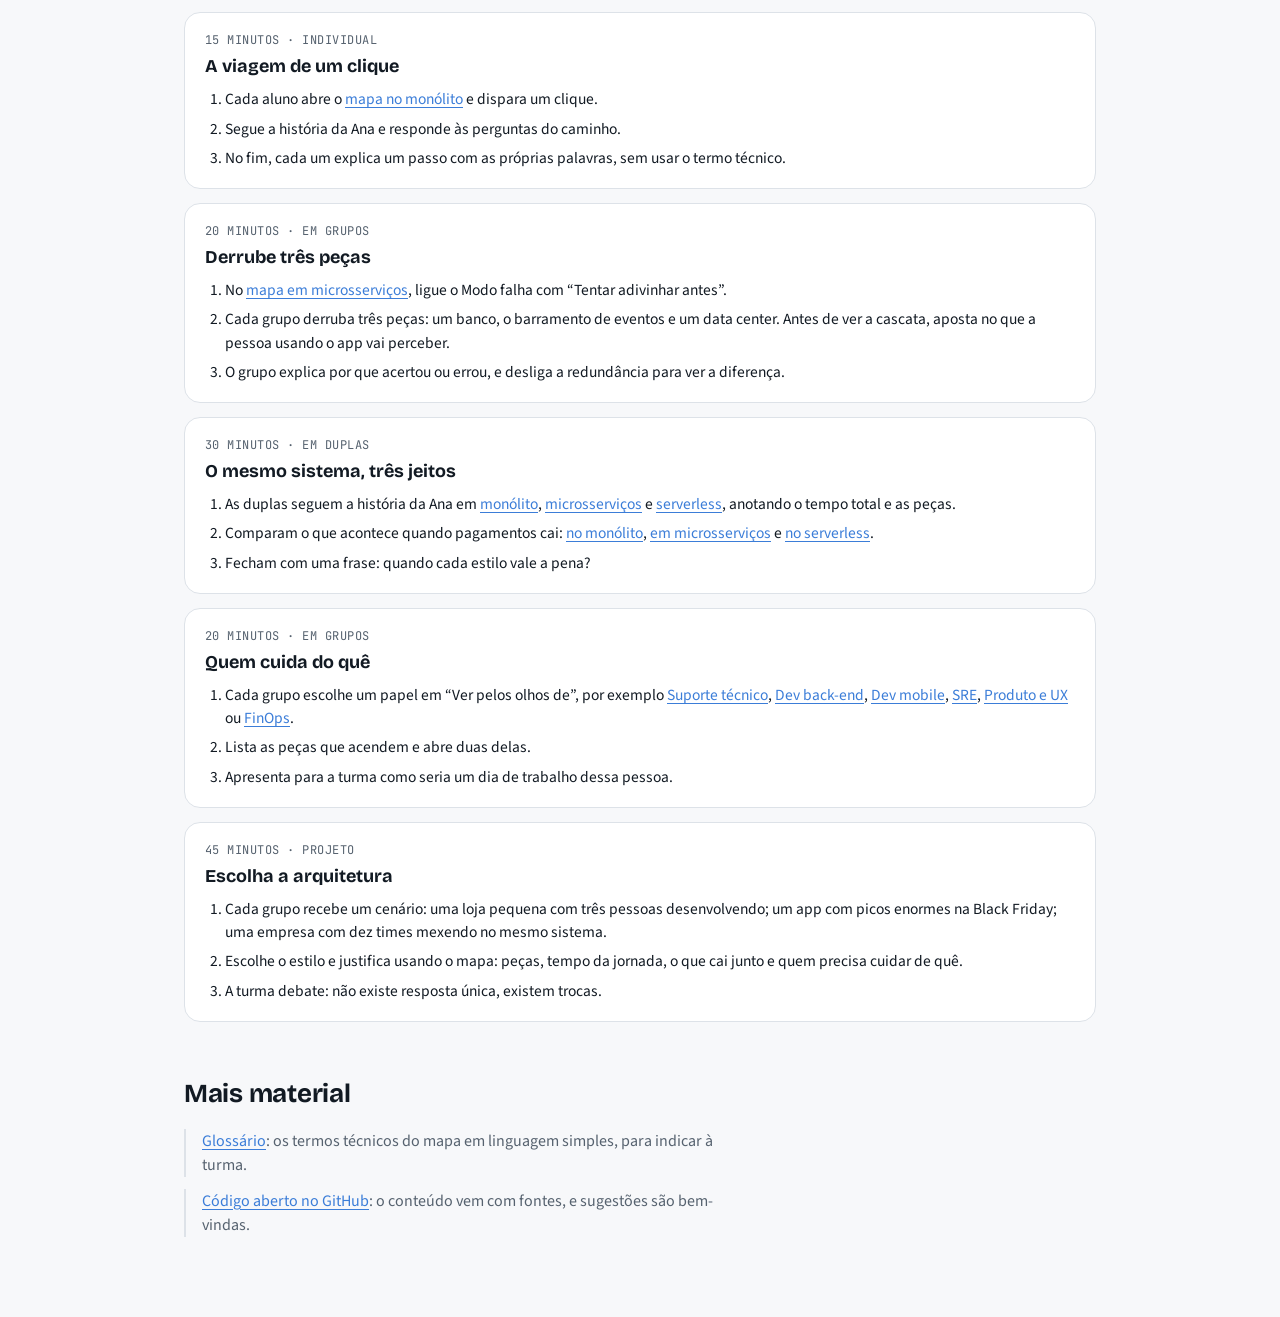
<file: professores.html>
<!DOCTYPE html>
<html lang="pt-BR">
<head>
<meta charset="utf-8">
<script>/* aplica o tema escolhido antes de pintar, para não piscar no tema errado */
try{var t=localStorage.getItem("strata-theme");if(t==="light"||t==="dark")document.documentElement.dataset.theme=t;}catch(e){}</script>
<meta name="viewport" content="width=device-width, initial-scale=1, viewport-fit=cover">
<title>Para professores — Strata Map</title>
<meta name="description" content="Roteiros por tema, atividades prontas e modo apresentação para ensinar como um software funciona de ponta a ponta com o Strata Map.">
<link rel="canonical" href="https://strata.dancode.com.br/professores.html">
<meta property="og:type" content="website">
<meta property="og:site_name" content="Strata Map">
<meta property="og:locale" content="pt_BR">
<meta property="og:title" content="Strata Map para professores">
<meta property="og:description" content="Roteiros por tema, atividades prontas e modo apresentação para usar o Strata Map em aula.">
<meta property="og:image" content="https://strata.dancode.com.br/assets/img/og.png">
<link rel="icon" href="assets/img/favicon.svg?v=a3e797810d" type="image/svg+xml">
<link rel="icon" href="assets/img/favicon-32.png?v=804d175578" type="image/png" sizes="32x32">
<link rel="apple-touch-icon" href="assets/img/apple-touch-icon.png?v=0643dacbc8">
<meta name="theme-color" content="#F7F8FA" media="(prefers-color-scheme: light)">
<meta name="theme-color" content="#0B1015" media="(prefers-color-scheme: dark)">
<link rel="preconnect" href="https://fonts.googleapis.com">
<link rel="preconnect" href="https://fonts.gstatic.com" crossorigin>
<link href="https://fonts.googleapis.com/css2?family=Bricolage+Grotesque:opsz,wght@12..96,500;12..96,700;12..96,800&family=JetBrains+Mono:wght@500&family=Source+Sans+3:wght@400;600&display=swap" rel="stylesheet">
<link rel="stylesheet" href="assets/css/styles.css?v=a0b5c2f124">
</head>
<body class="doc">
<header class="doc-top">
  <a class="logo" href="index.html" aria-label="Strata Map, voltar ao mapa">
    <svg width="28" height="28" viewBox="0 0 64 64" aria-hidden="true">
    <defs><clipPath id="sm-c"><rect width="64" height="64" rx="15"/></clipPath>
    <linearGradient id="sm-sky" x1="0" y1="0" x2="0" y2="1"><stop offset="0" stop-color="#1C2938"/><stop offset="1" stop-color="#101820"/></linearGradient></defs>
    <g clip-path="url(#sm-c)"><rect width="64" height="64" fill="url(#sm-sky)"/>
    <path d="M0 25 C14 20 30 29 64 22 V64 H0Z" fill="#4A8FE8"/><path d="M0 35 C16 30 34 39 64 32 V64 H0Z" fill="#8058E8"/>
    <path d="M0 45 C16 40 36 49 64 42 V64 H0Z" fill="#119C88"/><path d="M0 55 C18 51 38 58 64 52 V64 H0Z" fill="#B97B5A"/>
    <path d="M40 15 V64" stroke="#fff" stroke-width="3.4"/><circle cx="40" cy="14" r="6.5" fill="#fff"/><circle cx="40" cy="14" r="2.6" fill="#101820"/></g>
    </svg>
    <b>Strata Map</b>
  </a>
  <nav class="doc-nav" aria-label="Páginas">
    <a href="index.html">Mapa</a>
    <a href="glossario.html">Glossário</a>
    <a href="professores.html" aria-current="page">Para professores</a>
  </nav>
</header>

<main class="doc-main">
  <p class="eyebrow">Para professores</p>
  <h1>O software por inteiro, em sala de aula</h1>
  <p class="lede">O Strata Map mostra como um software funciona do toque na tela até a fibra óptica, e o mesmo sistema montado de três jeitos. É gratuito, não pede cadastro e funciona no navegador do computador e do celular. Abaixo, roteiros por tema e atividades prontas, com links que já abrem o mapa no ponto certo.</p>

  <section class="doc-sec">
    <h2>Como usar em aula</h2>
    <ul class="doc-tips">
      <li><b>Comece pela história da Ana.</b> O botão “Disparar um clique” conta, em 10 passos, o que acontece quando a Ana abre os pedidos dela no app, com perguntas no caminho. Quem quiser vê a versão completa, com todos os passos técnicos.</li>
      <li><b>Cada peça tem três níveis.</b> Primeiro uma frase simples e uma analogia; depois quem cuida e o que acontece se ela cair; por fim, recolhido em “Para ir além”, o conteúdo técnico com tecnologias reais e fontes.</li>
      <li><b>Todo link abre o mapa no ponto certo.</b> Uma peça (<code>#dns</code>), uma queda no Modo falha (<code>#falha-oltp</code>), um nível de zoom (<code>#zoom-oltp-0</code>) ou o mapa pelos olhos de um papel (<code>?papel=dba</code>). Copie da barra do navegador e mande para a turma.</li>
      <li><b>Para projetar, use o <a href="index.html?apresentar">modo apresentação</a>.</b> Os textos ficam maiores e o rodapé some. Para ampliar ainda mais, use o zoom do navegador (⌘ + no Mac, Ctrl + no Windows).</li>
      <li><b>O progresso fica no navegador do aluno.</b> As peças abertas ganham um ✓ no mapa. Não há login nem coleta de dados.</li>
    </ul>
  </section>

  <section class="doc-sec">
    <h2>Roteiros por tema</h2>
    <div class="doc-cards">
      <article class="doc-card">
        <h3>Redes e internet</h3>
        <p>Como a mensagem sai do celular e chega ao servidor: nomes, endereços, cifra e os meios físicos.</p>
        <ul>
          <li><a href="index.html?estilo=monolito#dns">DNS: a lista telefônica da internet</a></li>
          <li><a href="index.html?estilo=monolito#tls">HTTPS e TLS: a conversa cifrada</a></li>
          <li><a href="index.html?estilo=monolito#roteador">Wi-Fi e roteador</a> e <a href="index.html?estilo=monolito#provedor">provedor de internet</a></li>
          <li><a href="index.html?estilo=monolito#fibra">Fibra óptica</a> e <a href="index.html?estilo=monolito#satelite">satélite</a></li>
        </ul>
      </article>
      <article class="doc-card">
        <h3>Segurança</h3>
        <p>As barreiras de cada camada, do filtro na entrada à rede privada.</p>
        <ul>
          <li><a href="index.html?estilo=microsservicos#waf">WAF: o segurança da porta</a></li>
          <li><a href="index.html?estilo=microsservicos#idp">Identidade e tokens</a> e, no monólito, <a href="index.html?estilo=monolito#auth">login e sessão</a></li>
          <li><a href="index.html?estilo=microsservicos#vpc">Rede virtual: o condomínio fechado</a></li>
          <li><a href="index.html?estilo=microsservicos&amp;papel=si">O mapa pelos olhos de Segurança da informação</a></li>
        </ul>
      </article>
      <article class="doc-card">
        <h3>Bancos de dados</h3>
        <p>Onde a informação mora e por que existem tantos tipos de banco.</p>
        <ul>
          <li><a href="index.html?estilo=monolito#oltp">Banco relacional</a> e <a href="index.html?estilo=monolito#zoom-oltp-0">tabelas e índices, por dentro</a></li>
          <li><a href="index.html?estilo=microsservicos#cache">Cache</a> e <a href="index.html?estilo=microsservicos#nosql">banco NoSQL</a></li>
          <li><a href="index.html?estilo=microsservicos#busca">Motor de busca</a> e <a href="index.html?estilo=microsservicos#lake">data lake</a></li>
          <li><a href="index.html?estilo=monolito&amp;papel=dba">O mapa pelos olhos de DBA</a></li>
        </ul>
      </article>
      <article class="doc-card">
        <h3>Arquitetura de software</h3>
        <p>O mesmo sistema em três estilos, do mais simples ao mais distribuído.</p>
        <ul>
          <li><a href="index.html?estilo=monolito#app">Monólito: um programa com tudo dentro</a></li>
          <li><a href="index.html?estilo=microsservicos#pedidos">Microsserviços: uma parte por serviço</a> e o <a href="index.html?estilo=microsservicos#kafka">barramento de eventos</a></li>
          <li><a href="index.html?estilo=serverless#fnpedidos">Serverless: funções sob demanda</a> e a <a href="index.html?estilo=serverless#runtime">plataforma de funções</a></li>
        </ul>
      </article>
      <article class="doc-card">
        <h3>Resiliência e falhas</h3>
        <p>O que cai junto quando uma peça cai, e o que segura o tranco.</p>
        <ul>
          <li><a href="index.html?estilo=monolito#falha-oltp">O banco do monólito caiu</a></li>
          <li><a href="index.html?estilo=microsservicos#falha-kafka">O barramento de eventos caiu</a></li>
          <li><a href="index.html?estilo=serverless#falha-runtime">A plataforma de funções caiu</a></li>
          <li><a href="index.html?estilo=microsservicos#falha-datacenter">Um data center inteiro caiu</a></li>
        </ul>
      </article>
      <article class="doc-card">
        <h3>Nuvem e infraestrutura</h3>
        <p>O que existe por baixo da nuvem: pacotes, orquestração, máquinas e prédios.</p>
        <ul>
          <li><a href="index.html?estilo=microsservicos#container">Container</a> e <a href="index.html?estilo=microsservicos#k8s">Kubernetes</a></li>
          <li><a href="index.html?estilo=microsservicos#vm">Máquina virtual</a> e <a href="index.html?estilo=serverless#microvm">microVM</a></li>
          <li><a href="index.html?estilo=microsservicos#regiao">Região e zonas</a> e <a href="index.html?estilo=microsservicos#datacenter">data center</a></li>
          <li><a href="index.html?estilo=microsservicos&amp;papel=infra">O mapa pelos olhos de Infra e redes</a></li>
        </ul>
      </article>
    </div>
  </section>

  <section class="doc-sec">
    <h2>Atividades prontas</h2>
    <div class="doc-acts">
      <article class="doc-act">
        <p class="doc-time">15 minutos · individual</p>
        <h3>A viagem de um clique</h3>
        <ol>
          <li>Cada aluno abre o <a href="index.html?estilo=monolito">mapa no monólito</a> e dispara um clique.</li>
          <li>Segue a história da Ana e responde às perguntas do caminho.</li>
          <li>No fim, cada um explica um passo com as próprias palavras, sem usar o termo técnico.</li>
        </ol>
      </article>
      <article class="doc-act">
        <p class="doc-time">20 minutos · em grupos</p>
        <h3>Derrube três peças</h3>
        <ol>
          <li>No <a href="index.html?estilo=microsservicos">mapa em microsserviços</a>, ligue o Modo falha com “Tentar adivinhar antes”.</li>
          <li>Cada grupo derruba três peças: um banco, o barramento de eventos e um data center. Antes de ver a cascata, aposta no que a pessoa usando o app vai perceber.</li>
          <li>O grupo explica por que acertou ou errou, e desliga a redundância para ver a diferença.</li>
        </ol>
      </article>
      <article class="doc-act">
        <p class="doc-time">30 minutos · em duplas</p>
        <h3>O mesmo sistema, três jeitos</h3>
        <ol>
          <li>As duplas seguem a história da Ana em <a href="index.html?estilo=monolito">monólito</a>, <a href="index.html?estilo=microsservicos">microsserviços</a> e <a href="index.html?estilo=serverless">serverless</a>, anotando o tempo total e as peças.</li>
          <li>Comparam o que acontece quando pagamentos cai: <a href="index.html?estilo=monolito#falha-pagamentos">no monólito</a>, <a href="index.html?estilo=microsservicos#falha-pagamentos">em microsserviços</a> e <a href="index.html?estilo=serverless#falha-fnpagamentos">no serverless</a>.</li>
          <li>Fecham com uma frase: quando cada estilo vale a pena?</li>
        </ol>
      </article>
      <article class="doc-act">
        <p class="doc-time">20 minutos · em grupos</p>
        <h3>Quem cuida do quê</h3>
        <ol>
          <li>Cada grupo escolhe um papel em “Ver pelos olhos de”, por exemplo <a href="index.html?estilo=microsservicos&amp;papel=suporte">Suporte técnico</a>, <a href="index.html?estilo=microsservicos&amp;papel=back">Dev back-end</a>, <a href="index.html?estilo=microsservicos&amp;papel=mobile">Dev mobile</a>, <a href="index.html?estilo=microsservicos&amp;papel=sre">SRE</a>, <a href="index.html?estilo=microsservicos&amp;papel=ux">Produto e UX</a> ou <a href="index.html?estilo=serverless&amp;papel=finops">FinOps</a>.</li>
          <li>Lista as peças que acendem e abre duas delas.</li>
          <li>Apresenta para a turma como seria um dia de trabalho dessa pessoa.</li>
        </ol>
      </article>
      <article class="doc-act">
        <p class="doc-time">45 minutos · projeto</p>
        <h3>Escolha a arquitetura</h3>
        <ol>
          <li>Cada grupo recebe um cenário: uma loja pequena com três pessoas desenvolvendo; um app com picos enormes na Black Friday; uma empresa com dez times mexendo no mesmo sistema.</li>
          <li>Escolhe o estilo e justifica usando o mapa: peças, tempo da jornada, o que cai junto e quem precisa cuidar de quê.</li>
          <li>A turma debate: não existe resposta única, existem trocas.</li>
        </ol>
      </article>
    </div>
  </section>

  <section class="doc-sec">
    <h2>Mais material</h2>
    <ul class="doc-tips">
      <li><a href="glossario.html">Glossário</a>: os termos técnicos do mapa em linguagem simples, para indicar à turma.</li>
      <li><a href="https://github.com/daniel-melo-me/strata-map" target="_blank" rel="noopener">Código aberto no GitHub</a>: o conteúdo vem com fontes, e sugestões são bem-vindas.</li>
    </ul>
  </section>
</main>
</body>
</html>
</file>
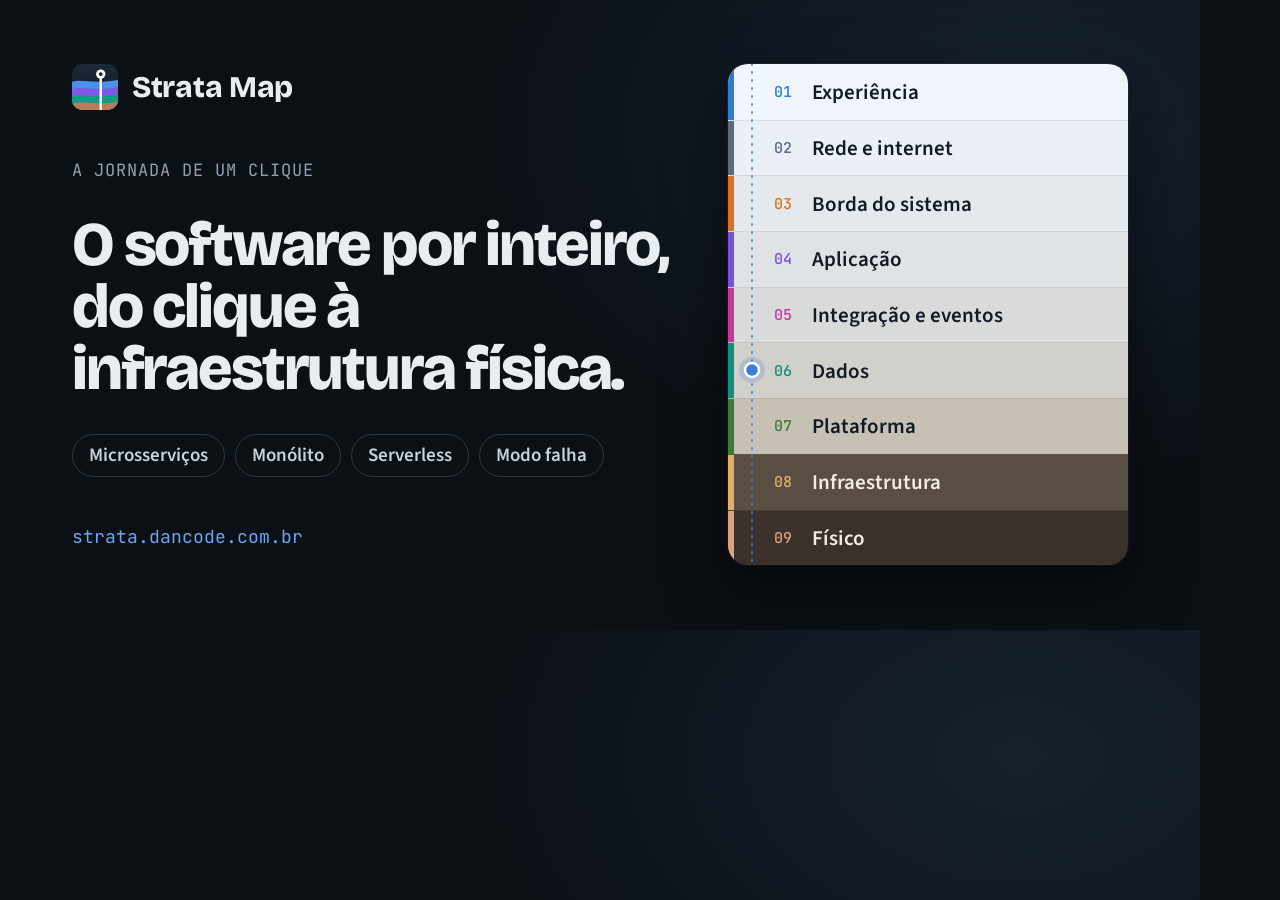
<file: tools/og-image.html>
<!DOCTYPE html>
<!-- Fonte da imagem de prévia (assets/img/og.png, 1200×630).
     Para regenerar, a partir da raiz do projeto:
     "/Applications/Google Chrome.app/Contents/MacOS/Google Chrome" --headless=new --hide-scrollbars \
       --virtual-time-budget=5000 --window-size=1200,630 --screenshot=assets/img/og.png "file://$PWD/tools/og-image.html" -->
<html lang="pt-BR">
<head>
<meta charset="utf-8">
<link href="https://fonts.googleapis.com/css2?family=Bricolage+Grotesque:opsz,wght@12..96,700;12..96,800&family=JetBrains+Mono:wght@500&family=Source+Sans+3:wght@400;600&display=block" rel="stylesheet">
<style>
  *{box-sizing:border-box}
  html,body{margin:0;width:1200px;height:630px;overflow:hidden}
  body{background:radial-gradient(900px 600px at 85% 20%,#16212E 0%,#0B1015 60%);color:#E8EDF2;font-family:"Source Sans 3",sans-serif;position:relative}
  .copy{position:absolute;left:72px;top:64px;width:600px;height:502px;display:flex;flex-direction:column}
  .logo{display:flex;align-items:center;gap:14px;font-family:"Bricolage Grotesque",sans-serif;font-weight:800;font-size:30px;letter-spacing:-.01em}
  .eyebrow{margin-top:auto;font-family:"JetBrains Mono",monospace;font-size:17px;letter-spacing:.06em;text-transform:uppercase;color:#93A0AD}
  h1{font-family:"Bricolage Grotesque",sans-serif;font-weight:800;font-size:62px;line-height:1;letter-spacing:-.035em;margin:16px 0 0}
  .tags{display:flex;gap:10px;margin-top:34px}
  .tags span{border:1px solid #2C3846;border-radius:999px;padding:7px 16px;font-size:19px;font-weight:600;color:#C9D2DB}
  .url{margin-top:auto;font-family:"JetBrains Mono",monospace;font-size:18px;color:#6AA6F5}

  .core{position:absolute;right:72px;top:64px;width:400px;border-radius:20px;overflow:hidden;box-shadow:0 24px 60px rgba(0,0,0,.55),0 0 0 1px rgba(255,255,255,.06)}
  .core div{display:flex;align-items:center;gap:16px;height:55.7px;padding-left:46px;font-size:21px;font-weight:600;color:#121A23;box-shadow:inset 6px 0 0 var(--h)}
  .core div + div{border-top:1px solid rgba(128,128,128,.14)}
  .core i{font-style:normal;font-family:"JetBrains Mono",monospace;font-size:15px;font-weight:500;color:var(--h);width:22px}
  .core .dk{color:#F3EDE6}
  .probe{position:absolute;right:72px;top:64px;width:400px;height:501px;pointer-events:none}
</style>
</head>
<body>
  <div class="copy">
    <div class="logo">
      <svg width="46" height="46" viewBox="0 0 64 64" aria-hidden="true">
        <defs>
          <clipPath id="sm-c"><rect width="64" height="64" rx="15"/></clipPath>
          <linearGradient id="sm-sky" x1="0" y1="0" x2="0" y2="1"><stop offset="0" stop-color="#1C2938"/><stop offset="1" stop-color="#101820"/></linearGradient>
        </defs>
        <g clip-path="url(#sm-c)">
          <rect width="64" height="64" fill="url(#sm-sky)"/>
          <path d="M0 25 C14 20 30 29 64 22 V64 H0Z" fill="#4A8FE8"/>
          <path d="M0 35 C16 30 34 39 64 32 V64 H0Z" fill="#8058E8"/>
          <path d="M0 45 C16 40 36 49 64 42 V64 H0Z" fill="#119C88"/>
          <path d="M0 55 C18 51 38 58 64 52 V64 H0Z" fill="#B97B5A"/>
          <path d="M40 15 V64" stroke="#fff" stroke-width="3.4"/>
          <circle cx="40" cy="14" r="6.5" fill="#fff"/>
          <circle cx="40" cy="14" r="2.6" fill="#101820"/>
        </g>
      </svg>
      Strata Map
    </div>
    <p class="eyebrow">A jornada de um clique</p>
    <h1>O software por inteiro, do clique à infraestrutura física.</h1>
    <div class="tags"><span>Microsserviços</span><span>Monólito</span><span>Serverless</span><span>Modo falha</span></div>
    <p class="url">strata.dancode.com.br</p>
  </div>

  <div class="core">
    <div style="background:#F0F5FB;--h:#2F7DD1"><i>01</i>Experiência</div>
    <div style="background:#EAF0F6;--h:#5B6B7F"><i>02</i>Rede e internet</div>
    <div style="background:#E4E9EE;--h:#D9731F"><i>03</i>Borda do sistema</div>
    <div style="background:#DFE3E6;--h:#7A4FE0"><i>04</i>Aplicação</div>
    <div style="background:#D9DBDA;--h:#C2399A"><i>05</i>Integração e eventos</div>
    <div style="background:#D2D0CA;--h:#0F8F7E"><i>06</i>Dados</div>
    <div style="background:#C6C0B5;--h:#3E7C3A"><i>07</i>Plataforma</div>
    <div class="dk" style="background:#5A4E42;--h:#E0B064"><i>08</i>Infraestrutura</div>
    <div class="dk" style="background:#3A312A;--h:#E0A07E"><i>09</i>Físico</div>
  </div>
  <svg class="probe" viewBox="0 0 400 501" aria-hidden="true">
    <line x1="24" y1="0" x2="24" y2="501" stroke="#3B7DD8" stroke-width="2" stroke-dasharray="1 7" stroke-linecap="round" opacity=".8"/>
    <circle cx="24" cy="306" r="13" fill="#3B7DD8" opacity=".22"/>
    <circle cx="24" cy="306" r="7" fill="#3B7DD8" stroke="#fff" stroke-width="2.5"/>
  </svg>
</body>
</html>
</file>
<file: assets/css/styles.css>
/* controles nativos (select, dialog, barras de rolagem) seguem o tema */
:root{color-scheme:light dark}
:root[data-theme="light"]{color-scheme:light}
:root[data-theme="dark"]{color-scheme:dark}
:root{
  box-sizing:border-box;
  padding-top:env(safe-area-inset-top,0px);
  padding-bottom:env(safe-area-inset-bottom,0px);
  --display:"Bricolage Grotesque", "Segoe UI", system-ui, sans-serif;
  --body:"Source Sans 3", "Segoe UI", system-ui, sans-serif;
  --mono:"JetBrains Mono", ui-monospace, "SF Mono", Menlo, monospace;
  --bar-h:60px;
  --paper:#F7F8FA; --ink:#121A23; --ink-2:#56626F; --card:#FFFFFF; --line:#DDE2E8; --halo:#F7F8FA;
  --glass:rgba(247,248,250,.82); --shadow:0 1px 2px rgba(18,26,35,.05), 0 4px 14px rgba(18,26,35,.06);
  --shadow-lg:0 2px 6px rgba(18,26,35,.06), 0 18px 40px rgba(18,26,35,.12);
  --accent:#121A23; --accent-ink:#FFFFFF;
  --seg:#D33A3A; --obs:#2F7DD1; --res:#2F9E5B;
  --f-down:#D33A3A; --f-stop:#D33A3A; --f-degr:#D98A1F; --f-frozen:#7C8A9B; --f-hold:#2F9E5B;
  --w-net:#3B7DD8; --w-sync:#4B5866; --w-async:#C2399A; --w-run:#8A6A2E; --w-mem:#7A4FE0;
  --b1:#F0F5FB; --b2:#EAF0F6; --b3:#E4E9EE; --b4:#DFE3E6; --b5:#D9DBDA; --b6:#D2D0CA; --b7:#C6C0B5; --b8:#5A4E42; --b9:#3A312A;
  --bi-light:#121A23; --bi-dark:#F3EDE6;
}
html{scroll-padding-top:calc(var(--bar-h) + env(safe-area-inset-top,0px))}
@media (prefers-color-scheme: dark){
  :root:not([data-theme="light"]){
    --paper:#0B1015; --ink:#E8EDF2; --ink-2:#93A0AD; --card:#151D26; --line:#26313C; --halo:#0B1015;
    --glass:rgba(11,16,21,.78); --shadow:0 1px 2px rgba(0,0,0,.3), 0 4px 14px rgba(0,0,0,.25);
    --shadow-lg:0 2px 6px rgba(0,0,0,.35), 0 18px 40px rgba(0,0,0,.45);
    --accent:#E8EDF2; --accent-ink:#0B1015;
    --w-sync:#93A1B0; --w-net:#6AA6F5; --w-async:#E36BC0; --w-run:#C9A15A; --w-mem:#A68BF5;
    --b1:#141E29; --b2:#131B25; --b3:#121921; --b4:#11171E; --b5:#10161B; --b6:#111417; --b7:#131210; --b8:#18140F; --b9:#0F0C0A;
    --bi-light:#E8EDF2; --bi-dark:#F3EDE6;
  }
}
:root[data-theme="dark"]{
  --paper:#0B1015; --ink:#E8EDF2; --ink-2:#93A0AD; --card:#151D26; --line:#26313C; --halo:#0B1015;
  --glass:rgba(11,16,21,.78); --shadow:0 1px 2px rgba(0,0,0,.3), 0 4px 14px rgba(0,0,0,.25);
  --shadow-lg:0 2px 6px rgba(0,0,0,.35), 0 18px 40px rgba(0,0,0,.45);
  --accent:#E8EDF2; --accent-ink:#0B1015;
  --w-sync:#93A1B0; --w-net:#6AA6F5; --w-async:#E36BC0; --w-run:#C9A15A; --w-mem:#A68BF5;
  --b1:#141E29; --b2:#131B25; --b3:#121921; --b4:#11171E; --b5:#10161B; --b6:#111417; --b7:#131210; --b8:#18140F; --b9:#0F0C0A;
  --bi-light:#E8EDF2; --bi-dark:#F3EDE6;
}
*{box-sizing:border-box}
body{margin:0;background:var(--paper);color:var(--ink);font-family:var(--body);font-size:16px;line-height:1.5;-webkit-font-smoothing:antialiased}
button{font:inherit;color:inherit}
.sr-only{position:absolute;width:1px;height:1px;padding:0;margin:-1px;overflow:hidden;clip:rect(0,0,0,0);white-space:nowrap;border:0}
:focus-visible{outline:2px solid var(--w-net);outline-offset:2px}

/* cores de cada camada (faixa, texto e matiz) */
.l1{--band:var(--b1);--band-ink:var(--bi-light);--hue:#2F7DD1}
.l2{--band:var(--b2);--band-ink:var(--bi-light);--hue:#5B6B7F}
.l3{--band:var(--b3);--band-ink:var(--bi-light);--hue:#D9731F}
.l4{--band:var(--b4);--band-ink:var(--bi-light);--hue:#7A4FE0}
.l5{--band:var(--b5);--band-ink:var(--bi-light);--hue:#C2399A}
.l6{--band:var(--b6);--band-ink:var(--bi-light);--hue:#0F8F7E}
.l7{--band:var(--b7);--band-ink:var(--bi-light);--hue:#3E7C3A}
.l8{--band:var(--b8);--band-ink:var(--bi-dark);--hue:#C79A4E}
.l9{--band:var(--b9);--band-ink:var(--bi-dark);--hue:#C98B6B}

/* header */
.top{padding:0 32px;overflow-x:clip}
.topbar{display:flex;align-items:center;justify-content:space-between;gap:16px;height:64px;max-width:1240px;margin:0 auto}
.logo{display:flex;align-items:center;gap:10px;color:var(--ink);text-decoration:none}
.logo b{font-family:var(--display);font-weight:800;font-size:19px;letter-spacing:-.01em;white-space:nowrap}
.top-tools{display:flex;align-items:center;gap:10px}
.theme-switch{display:inline-flex;gap:2px;padding:3px;border:1px solid var(--line);border-radius:999px;background:var(--card)}
.theme-switch button{display:grid;place-items:center;width:30px;height:28px;border:0;border-radius:999px;background:none;color:var(--ink-2);cursor:pointer;transition:background .15s, color .15s}
.theme-switch button:hover{color:var(--ink)}
.theme-switch button[aria-checked="true"]{background:var(--ink);color:var(--paper)}
.style-pill{display:inline-flex;align-items:center;gap:8px;font-size:13px;color:var(--ink-2);border:1px solid var(--line);border-radius:999px;padding:4px 4px 4px 12px;background:var(--card)}
.style-pill select{appearance:none;-webkit-appearance:none;font:inherit;font-size:13px;font-weight:600;color:var(--ink);background:var(--paper) url("data:image/svg+xml,%3Csvg xmlns='http://www.w3.org/2000/svg' width='10' height='6'%3E%3Cpath d='M1 1l4 4 4-4' fill='none' stroke='%238893A0' stroke-width='1.6'/%3E%3C/svg%3E") no-repeat right 10px center;border:0;border-radius:999px;padding:4px 28px 4px 12px;cursor:pointer}
.style-note{border:1px solid var(--line);background:var(--card);border-radius:14px;padding:14px 16px;margin-bottom:22px}
.style-note p{margin:6px 0 8px;font-size:15px}
.style-seg{display:flex;flex-wrap:wrap;gap:6px;margin-top:10px}
.style-seg a{border:1px solid var(--line);border-radius:999px;padding:4px 12px;font-size:13.5px;font-weight:600;color:var(--ink);text-decoration:none;background:var(--paper)}
.style-seg a:hover{border-color:var(--ink-2)}
.style-seg a[aria-current="true"]{background:var(--ink);border-color:var(--ink);color:var(--paper)}
.style-seg-note{margin:8px 0 0;font-size:13px;color:var(--ink-2)}

.hero{position:relative;display:grid;grid-template-columns:minmax(0,1fr) 380px;gap:72px;align-items:center;max-width:1240px;margin:0 auto;padding:64px 0 76px}
.hero > *{position:relative;z-index:1}
/* brilho atrás do testemunho e estratos discretos que somem nas bordas */
.hero::before{content:"";position:absolute;z-index:0;top:-40px;bottom:-20px;right:-140px;width:760px;pointer-events:none;
  background:radial-gradient(closest-side,color-mix(in srgb,var(--w-net) 14%,transparent),transparent),
    repeating-linear-gradient(to bottom,transparent 0 43px,color-mix(in srgb,var(--ink) 7%,transparent) 43px 44px);
  -webkit-mask-image:radial-gradient(closest-side,#000 35%,transparent);mask-image:radial-gradient(closest-side,#000 35%,transparent)}
.eyebrow{font-family:var(--mono);font-size:12.5px;letter-spacing:.04em;text-transform:uppercase;color:var(--ink-2);margin:0 0 18px}
.top h1{font-family:var(--display);font-weight:800;font-size:clamp(40px,6.4vw,84px);line-height:.95;letter-spacing:-.035em;margin:0 0 22px;max-width:12ch}
.lede{margin:0;color:var(--ink-2);max-width:56ch;font-size:18.5px;line-height:1.55}
.cta{display:flex;flex-wrap:wrap;align-items:center;gap:12px;margin-top:34px}
.paths{list-style:none;margin:22px 0 0;padding:0;display:grid;gap:8px;max-width:56ch;font-size:15.5px;line-height:1.5;color:var(--ink-2)}
.paths li{padding-left:16px;border-left:2px solid var(--line)}
.paths b{color:var(--ink);font-weight:600}
.cta-hint{margin:16px 0 0;font-family:var(--mono);font-size:12.5px;color:var(--ink-2)}
.btn-ghost{display:inline-flex;align-items:center;gap:8px;border:1px solid var(--line);background:color-mix(in srgb,var(--card) 70%,transparent);color:var(--ink);border-radius:999px;padding:13px 20px 13px 22px;font-family:var(--display);font-weight:700;font-size:16.5px;text-decoration:none;transition:border-color .15s, transform .15s}
.btn-ghost:hover{border-color:var(--ink-2);transform:translateY(1px)}
.btn-ghost svg{color:var(--ink-2)}
.btn-main{display:inline-flex;align-items:center;gap:10px;background:var(--accent);color:var(--accent-ink);border:0;border-radius:999px;padding:14px 24px 14px 20px;font-family:var(--display);font-weight:700;font-size:16.5px;cursor:pointer;box-shadow:var(--shadow);transition:transform .15s, box-shadow .15s}
.btn-main:hover{transform:translateY(-1px);box-shadow:var(--shadow-lg)}

/* testemunho: as 9 camadas em miniatura */
.core-wrap{margin:0}
.core-cap{display:flex;justify-content:space-between;gap:12px;margin:0;padding:0 4px;font-family:var(--mono);font-size:11.5px;letter-spacing:.04em;color:var(--ink-2)}
.core-cap span:first-child{text-transform:uppercase;color:var(--ink)}
figcaption.core-cap{margin-bottom:10px}
p.core-cap{margin-top:10px}
.core{position:relative;border-radius:16px;overflow:hidden;box-shadow:var(--shadow-lg);border:1px solid var(--line)}
.core .count{margin-left:auto;font-family:var(--mono);font-size:11px;font-weight:500;opacity:.55}
.core ol{list-style:none;margin:0;padding:0}
.core li button{display:flex;align-items:center;gap:14px;width:100%;border:0;background:var(--band);color:var(--band-ink);padding:0 18px 0 32px;height:38px;font-size:14px;font-weight:600;text-align:left;cursor:pointer;box-shadow:inset 4px 0 0 var(--hue);transition:padding .25s, background .25s}
.core li button:hover,.core li.lit button{padding-left:36px;background:color-mix(in srgb,var(--hue) 18%,var(--band))}
.core .depth{font-family:var(--mono);font-size:11.5px;font-weight:500;color:var(--hue);width:18px}
.core li + li button{border-top:1px solid rgba(128,128,128,.12)}
.core-pulse{position:absolute;left:16px;top:0;width:7px;height:7px;margin-top:-3.5px;border-radius:50%;background:var(--w-net);box-shadow:0 0 0 3px color-mix(in srgb,var(--w-net) 30%,transparent),0 0 12px var(--w-net);opacity:0;transition:transform .5s cubic-bezier(.45,0,.55,1), opacity .3s;pointer-events:none}

/* barra de controles fixa */
.controls{position:sticky;top:0;z-index:15;display:flex;align-items:center;gap:10px;height:var(--bar-h);padding:0 32px;background:var(--glass);-webkit-backdrop-filter:saturate(1.4) blur(14px);backdrop-filter:saturate(1.4) blur(14px);border-top:1px solid var(--line);border-bottom:1px solid var(--line);white-space:nowrap}
.controls .sep{width:1px;height:22px;background:var(--line);flex:none;margin:0 4px}
.btn-mini{display:inline-flex;align-items:center;gap:8px;flex:none;background:var(--accent);color:var(--accent-ink);border:0;border-radius:999px;padding:7px 14px 7px 12px;font-weight:600;font-size:14px;cursor:pointer}
.seg-group{display:flex;gap:4px;flex:none}
.row{display:flex;flex-wrap:wrap;gap:6px}
.chip{display:inline-flex;align-items:center;gap:7px;flex:none;border:1px solid var(--line);background:var(--card);border-radius:999px;padding:6px 13px;font-size:14px;cursor:pointer;transition:background .15s, border-color .15s, color .15s}
.chip:hover{border-color:var(--ink-2)}
.chip > i{width:8px;height:8px;border-radius:50%;background:var(--c,var(--ink-2))}
.chip.ax-seg{--c:var(--seg)} .chip.ax-obs{--c:var(--obs)} .chip.ax-res{--c:var(--res)}
.chip[aria-pressed="true"]{border-color:var(--ink);background:var(--ink);color:var(--paper)}
.chip[class*="ax-"][aria-pressed="true"]{background:var(--c);border-color:var(--c);color:#fff}
.chip[class*="ax-"][aria-pressed="true"] > i{background:#fff}
.switch{display:inline-flex;align-items:center;gap:10px;flex:none;border:0;background:none;font-size:14px;cursor:pointer;padding:6px 4px}
.switch i{position:relative;width:32px;height:18px;border-radius:999px;background:var(--line);transition:background .15s;flex:none}
.switch i::after{content:"";position:absolute;top:2px;left:2px;width:14px;height:14px;border-radius:50%;background:var(--card);box-shadow:0 1px 2px rgba(0,0,0,.25);transition:transform .15s}
.switch[aria-pressed="true"] i{background:var(--w-run)}
.switch[aria-pressed="true"] i::after{transform:translateX(14px)}
.select{display:inline-flex;align-items:center;gap:8px;flex:none;font-size:14px;color:var(--ink-2)}
.select select{appearance:none;-webkit-appearance:none;font:inherit;font-weight:600;color:var(--ink);border:1px solid var(--line);background:var(--card) url("data:image/svg+xml,%3Csvg xmlns='http://www.w3.org/2000/svg' width='10' height='6'%3E%3Cpath d='M1 1l4 4 4-4' fill='none' stroke='%238893A0' stroke-width='1.6'/%3E%3C/svg%3E") no-repeat right 12px center;border-radius:999px;padding:6px 32px 6px 13px;cursor:pointer}
.select.on select{border-color:var(--ink);background-color:var(--ink);color:var(--paper)}
.select-ico{display:none;flex:none}
/* "Mais visões": em telas largas os eixos ficam soltos na barra (display:contents); nas menores, num menu */
.more-btn{display:none;position:relative}
.more-views{display:contents}
.mv-title{display:none}
.more-dot{display:none;position:absolute;top:2px;right:2px;width:9px;height:9px;border-radius:50%;background:var(--more-c,var(--w-run));border:2px solid var(--card)}
.more-btn.has-on .more-dot{display:block}
.more-btn[aria-expanded="true"]{border-color:var(--ink)}
@media (max-width: 1399px){
  .more-btn{display:inline-flex}
  .more-views{display:none;position:absolute;top:calc(100% + 8px);right:32px;z-index:16;flex-direction:column;align-items:flex-start;gap:10px;width:max-content;max-width:calc(100vw - 32px);padding:16px 18px;background:var(--card);border:1px solid var(--line);border-radius:16px;box-shadow:var(--shadow-lg);white-space:normal}
  .more-views.open{display:flex}
  .more-views .sep{display:none}
  .more-views .seg-group{flex-wrap:wrap}
  .mv-title{display:block;margin:4px 0 0;font-family:var(--mono);font-size:11.5px;letter-spacing:.05em;text-transform:uppercase;color:var(--ink-2)}
  .mv-title:first-child{margin-top:0}
}
@media (max-width: 900px){
  .select-txt{display:none}
  .select-ico{display:block;color:var(--ink-2)}
}

.banner,.persona-line{margin:16px 32px;max-width:900px}
.banner{padding:12px 16px;border-radius:12px;background:var(--card);border:1px solid var(--line);box-shadow:var(--shadow);display:none}
.banner.on{display:block}
.banner b{font-family:var(--display)}
.persona-line{color:var(--ink-2);font-size:15px}
.persona-line:empty{display:none}

/* stage */
.stage{display:grid;grid-template-columns:minmax(0,1fr) 400px;align-items:start}
.map{position:relative}
svg.wires,svg.packets{position:absolute;inset:0;pointer-events:none;overflow:visible}
svg.wires{z-index:1}
svg.packets{z-index:4}

.layer{position:relative;display:grid;grid-template-columns:220px minmax(0,1fr);background:var(--band);transition:background .4s;color:var(--band-ink);scroll-margin-top:var(--bar-h)}
.layer + .layer{box-shadow:inset 0 1px 0 rgba(128,128,128,.10)}
.layer-head{padding:26px 18px 26px 32px;position:relative;z-index:2}
.layer-head .depth{font-family:var(--mono);font-weight:500;font-size:12.5px;letter-spacing:.06em;color:var(--hue);display:block;margin-bottom:8px}
.layer-head h2{font-family:var(--display);font-weight:700;font-size:19px;margin:0;line-height:1.15;letter-spacing:-.01em}
.layer-head p{margin:6px 0 0;font-size:13.5px;opacity:.72;line-height:1.4}
/* respiro acima dos cards: é onde sobem as curvas entre peças da mesma fileira */
.nodes{display:flex;flex-wrap:wrap;gap:16px 18px;padding:40px 24px 26px;align-content:center}

.node{position:relative;z-index:2;background:var(--card);border:1px solid color-mix(in srgb,var(--hue) 28%,var(--line));border-radius:12px;padding:11px 14px 12px;width:182px;text-align:left;cursor:pointer;color:var(--ink);box-shadow:var(--shadow);scroll-margin:calc(var(--bar-h) + 16px);transition:opacity .2s, transform .2s, box-shadow .2s, border-color .2s}
.node b{display:flex;align-items:center;gap:8px;font-family:var(--display);font-weight:700;font-size:15px;line-height:1.2}
.node b::before{content:"";flex:none;width:7px;height:7px;border-radius:2px;background:var(--hue)}
.node span{display:block;font-size:12.5px;color:var(--ink-2);line-height:1.35;margin-top:4px}
.node:hover{transform:translateY(-2px);border-color:var(--hue);box-shadow:var(--shadow-lg)}
.node.is-sel{border-color:var(--hue);box-shadow:0 0 0 3px color-mix(in srgb,var(--hue) 40%,transparent),var(--shadow-lg)}
.node.is-dim{opacity:.28}
.node.is-off{opacity:.18}
.node.is-active{border-color:var(--hue);box-shadow:0 0 0 4px color-mix(in srgb,var(--hue) 55%,transparent),var(--shadow-lg);transform:scale(1.04)}
.node .ax-dot{position:absolute;top:-6px;right:-6px;width:14px;height:14px;border-radius:50%;border:2px solid var(--card);display:none}
.ax-on-seg .node.ax-seg .ax-dot{display:block;background:var(--seg)}
.ax-on-obs .node.ax-obs .ax-dot{display:block;background:var(--obs)}
.ax-on-res .node.ax-res .ax-dot{display:block;background:var(--res)}
.ax-on-seg .node:not(.ax-seg),.ax-on-obs .node:not(.ax-obs),.ax-on-res .node:not(.ax-res){opacity:.3}
/* camada escolhida no testemunho */
.layer.is-focus{background:color-mix(in srgb,var(--hue) 9%,var(--band))}
.layer.is-focus .node{border-color:var(--hue);box-shadow:0 0 0 3px color-mix(in srgb,var(--hue) 45%,transparent),var(--shadow-lg);animation:rise .6s ease both}
.layer.is-focus .node:nth-child(2){animation-delay:.06s} .layer.is-focus .node:nth-child(3){animation-delay:.12s}
.layer.is-focus .node:nth-child(4){animation-delay:.18s} .layer.is-focus .node:nth-child(n+5){animation-delay:.24s}
.map.has-focus .layer:not(.is-focus) .node{opacity:.25}
@keyframes rise{40%{transform:translateY(-5px)}}
/* persona fora de foco vence o realce de eixo */
.map .node.is-off{opacity:.18}
/* a peça aberta nunca fica apagada, nem por um eixo ligado */
.map .node.is-sel{opacity:1}

/* wires */
.wire{fill:none;stroke-width:1.4;opacity:.5;transition:opacity .2s, stroke-width .2s}
.wire.net{stroke:var(--w-net)}
.wire.sync{stroke:var(--w-sync)}
.wire.mem{stroke:var(--w-mem)}
.wire.async{stroke:var(--w-async);stroke-dasharray:7 6}
.wire.run{stroke:var(--w-run);stroke-dasharray:2 5;stroke-width:1.8}
/* rede e síncrona são contínuas (como na legenda); só as tracejadas andam */
.wire.async.flow{animation:flow-async 2.4s linear infinite}
.wire.run.flow{animation:flow-run 1.4s linear infinite}
.wire.hidden{display:none}
.wire.hot{opacity:1;stroke-width:2.6}
.wire.cold{opacity:.08}
.wlabel{font-family:var(--mono);font-size:11px;font-weight:500;fill:var(--ink);paint-order:stroke;stroke:var(--halo);stroke-width:4px;stroke-linejoin:round;display:none}
.wlabel.show{display:block}
.wlabel.show.off{display:none}
@keyframes flow-async{to{stroke-dashoffset:-26}}
@keyframes flow-run{to{stroke-dashoffset:-14}}
.pkt{transition:none}

/* panel */
.panel{position:sticky;top:var(--bar-h);max-height:calc(100vh - var(--bar-h));overflow:auto;border-left:1px solid var(--line);background:var(--paper);padding:28px 28px 40px}
.panel h3{font-family:var(--display);font-weight:800;font-size:30px;line-height:1.05;margin:6px 0 10px;letter-spacing:-.02em}
.panel .layer-tag{font-family:var(--mono);font-size:12px;font-weight:500;letter-spacing:.04em;text-transform:uppercase;color:var(--hue)}
.panel .what{font-size:17px;margin:0 0 18px}
.panel h4{font-family:var(--mono);font-size:11.5px;font-weight:500;letter-spacing:.06em;text-transform:uppercase;color:var(--ink-2);margin:26px 0 10px}
.zoom{list-style:none;margin:0;padding:0;border-left:2px solid var(--hue)}
.zoom li{padding:7px 0 7px 14px}
.zoom li b{display:block;font-size:15px}
.zoom li span{font-size:14px;color:var(--ink-2)}
.tags{display:flex;flex-wrap:wrap;gap:6px}
.tag{border:1px solid var(--line);border-radius:6px;padding:2px 8px;font-size:13.5px;background:var(--card)}
.who .chip{font-size:13px;padding:4px 11px}
.fail{background:color-mix(in srgb,var(--seg) 7%,var(--card));border:1px solid color-mix(in srgb,var(--seg) 45%,var(--line));border-radius:12px;padding:11px 14px;font-size:15px}
.axnote{border-radius:12px;padding:10px 14px;font-size:14.5px;margin-top:8px;background:var(--card);border:1px solid var(--line);border-left:3px solid var(--line)}
.axnote.seg{border-left-color:var(--seg)} .axnote.obs{border-left-color:var(--obs)} .axnote.res{border-left-color:var(--res)}
.axnote b{font-weight:600}
.near{display:flex;flex-wrap:wrap;gap:6px}
.near button{border:1px solid var(--line);background:var(--card);border-radius:10px;padding:5px 11px;font-size:13.5px;cursor:pointer;text-align:left;transition:border-color .15s}
.near button:hover{border-color:var(--ink-2)}
.near button small{display:block;color:var(--ink-2);font-size:11.5px}
.refs{display:flex;flex-wrap:wrap;gap:6px 14px;font-size:13.5px}
.refs a{color:var(--w-net);text-decoration:none;display:inline-flex;align-items:center;gap:4px}
.refs a:hover{text-decoration:underline}
.zv-refs{margin-top:22px;color:var(--ink-2)}
.zv-refs > span{font-weight:600;margin-right:2px}
.close{float:right;border:1px solid var(--line);background:var(--card);border-radius:50%;width:32px;height:32px;font-size:20px;line-height:1;cursor:pointer;color:var(--ink-2);padding:0}
.intro h3{font-size:24px}
.legend{list-style:none;padding:0;margin:10px 0 0;display:grid;gap:9px;font-size:14.5px}
.legend svg{vertical-align:middle;margin-right:10px}

/* zoom dentro do zoom */
.node span{padding-right:22px}
.node .z-mark{position:absolute;right:7px;bottom:7px;display:grid;place-items:center;width:24px;height:24px;border-radius:50%;color:var(--hue);background:color-mix(in srgb,var(--hue) 16%,transparent);line-height:0;transition:transform .15s, background .15s, color .15s}
.node:hover .z-mark,.node:focus-visible .z-mark,.node.is-sel .z-mark{background:var(--hue);color:#fff}
/* primeira visita: o primeiro card pulsa e diz que abre */
.node.hint-pulse{animation:hint-ring 1.8s ease-out infinite}
.node.hint-pulse::after{content:"Toque para abrir";position:absolute;left:50%;bottom:calc(100% + 8px);transform:translateX(-50%);padding:4px 10px;border-radius:999px;background:var(--ink);color:var(--paper);font-family:var(--body);font-size:12.5px;font-weight:600;white-space:nowrap;pointer-events:none;box-shadow:var(--shadow)}
@keyframes hint-ring{0%{box-shadow:0 0 0 0 color-mix(in srgb,var(--hue) 55%,transparent),var(--shadow)}100%{box-shadow:0 0 0 12px transparent,var(--shadow)}}
.hint-expand{font-size:14.5px;color:var(--ink-2);line-height:1.6}
.hint-expand svg{vertical-align:-2px;margin-right:4px;color:var(--ink)}
.hint-expand b{color:var(--ink)}
.panel h4.h-zoom{display:flex;align-items:center;justify-content:space-between;gap:10px}
.btn-zoom{display:inline-flex;align-items:center;gap:6px;border:1px solid color-mix(in srgb,var(--hue) 50%,var(--line));background:var(--card);color:var(--ink);border-radius:999px;padding:4px 11px;font-family:var(--body);font-size:13px;font-weight:600;letter-spacing:0;text-transform:none;cursor:pointer}
.btn-zoom svg{color:var(--hue)}
.btn-zoom:hover{background:var(--hue);border-color:var(--hue);color:#fff}
.btn-zoom:hover svg{color:#fff}
.zoom li .zoom-item{display:block;position:relative;width:100%;text-align:left;border:0;background:none;padding:0 26px 0 0;cursor:pointer;color:inherit}
.zoom li .zoom-item i{position:absolute;right:4px;top:50%;transform:translateY(-50%);font-style:normal;color:var(--hue);transition:transform .15s}
.zoom li .zoom-item:hover b{color:var(--hue)}
.zoom li .zoom-item:hover i{transform:translate(3px,-50%)}

.zv{width:100vw;height:100dvh;max-width:none;max-height:none;margin:0;padding:0;border:0;background:var(--band);color:var(--band-ink);overflow:hidden}
.zv[open]{display:flex;flex-direction:column}
.zv::backdrop{background:transparent}
.zv-bar{flex:none;display:flex;align-items:center;justify-content:space-between;gap:16px;padding:calc(14px + env(safe-area-inset-top,0px)) 32px 14px;border-bottom:1px solid rgba(128,128,128,.18)}
.zv-back{flex:none;display:inline-flex;align-items:center;gap:6px;border:1px solid rgba(128,128,128,.35);background:var(--card);color:var(--ink);border-radius:999px;padding:6px 14px 6px 10px;font-size:14px;font-weight:600;cursor:pointer;transition:border-color .15s, transform .15s}
.zv-back:hover{border-color:var(--hue);transform:translateX(-2px)}
.zv-back svg{color:var(--hue)}
.zv-crumbs{flex:1;display:flex;align-items:center;gap:6px;min-width:0;overflow-x:auto;scrollbar-width:none;white-space:nowrap;font-size:14px}
.zv-crumbs::-webkit-scrollbar{display:none}
.zv-crumbs button{border:0;background:none;color:inherit;opacity:.7;padding:4px 2px;cursor:pointer;font-size:14px}
.zv-crumbs button:hover{opacity:1;text-decoration:underline}
.zv-crumbs > *:not(:first-child)::before{content:"›";margin-right:8px;opacity:.5}
.zv-crumbs span{font-weight:600}
.zv .close{flex:none;color:var(--ink-2)}
.zv-body{position:relative;flex:1;min-height:0}
.zv-stage{position:absolute;inset:0;overflow:auto;background:var(--band);transform-origin:center}
.zv-in{max-width:1120px;margin:0 auto;padding:40px 32px calc(64px + env(safe-area-inset-bottom,0px))}
.zv-depth{display:flex;align-items:center;gap:14px;margin:0 0 14px;font-family:var(--mono);font-size:12px;letter-spacing:.06em;text-transform:uppercase;color:var(--hue)}
.zv-dots{display:inline-flex;gap:5px}
.zv-dots i{width:7px;height:7px;border-radius:50%;border:1.5px solid var(--hue)}
.zv-dots i.on{background:var(--hue)}
.zv h2{font-family:var(--display);font-weight:800;font-size:clamp(34px,5vw,60px);line-height:1;letter-spacing:-.03em;margin:0 0 16px;outline:none}
.zv-what{font-size:19px;line-height:1.55;max-width:62ch;margin:0 0 28px;opacity:.85}
.zv-ex{margin:0 0 28px;max-width:760px;border-radius:14px;overflow:hidden;background:#0E141B;color:#D6DEE6;box-shadow:var(--shadow-lg)}
.zv-ex figcaption{font-family:var(--mono);font-size:11.5px;letter-spacing:.05em;text-transform:uppercase;color:#8C98A5;padding:10px 16px;border-bottom:1px solid #1F2933}
.zv-ex pre{margin:0;padding:14px 16px 16px;overflow-x:auto;font-family:var(--mono);font-size:13.5px;line-height:1.6}
.zv-grid{display:grid;grid-template-columns:repeat(auto-fill,minmax(240px,1fr));gap:16px}
.zv-card{display:flex;flex-direction:column;gap:6px;text-align:left;background:var(--card);color:var(--ink);border:1px solid color-mix(in srgb,var(--hue) 28%,var(--line));border-radius:14px;padding:16px 18px;box-shadow:var(--shadow);font:inherit}
.zv-card b{font-family:var(--display);font-weight:700;font-size:17px;line-height:1.2}
.zv-card span{font-size:14.5px;color:var(--ink-2);line-height:1.45}
.zv-card em{display:inline-flex;align-items:center;gap:6px;margin-top:auto;padding-top:8px;font-style:normal;font-size:13px;font-weight:600;color:var(--hue)}
.zv-card.can{cursor:pointer;transition:transform .15s, box-shadow .15s, border-color .15s}
.zv-card.zv-hit{border-color:var(--hue);box-shadow:0 0 0 3px color-mix(in srgb,var(--hue) 45%,transparent),var(--shadow-lg);animation:zv-hit 1.6s ease 2}
@keyframes zv-hit{50%{box-shadow:0 0 0 7px color-mix(in srgb,var(--hue) 20%,transparent),var(--shadow-lg)}}
.zv-card.can:hover{transform:translateY(-2px);border-color:var(--hue);box-shadow:var(--shadow-lg)}

/* créditos: a rocha abaixo da camada 9 */
.credits{background:#1E1814;color:#F3EDE6;border-top:1px solid rgba(255,255,255,.06);padding:44px 32px calc(48px + env(safe-area-inset-bottom,0px))}
:root[data-theme="dark"] .credits{background:#080605}
@media (prefers-color-scheme: dark){ :root:not([data-theme="light"]) .credits{background:#080605} }
.cr-in{max-width:1440px;margin:0 auto;display:flex;flex-wrap:wrap;align-items:flex-end;justify-content:space-between;gap:32px}
.cr-brand{display:flex;align-items:center;gap:14px}
.cr-brand svg{flex:none}
.cr-eyebrow{margin:0 0 6px;font-family:var(--mono);font-size:11.5px;letter-spacing:.08em;text-transform:uppercase;color:#C98B6B}
.cr-brand b,.cr-author b{display:block;font-family:var(--display);font-weight:800;font-size:22px;letter-spacing:-.01em}
.cr-brand span{display:block;margin-top:4px;font-size:14.5px;color:#B4A89C}
.cr-author{text-align:right}
.cr-links{display:flex;flex-wrap:wrap;justify-content:flex-end;gap:8px;margin-top:12px}
.cr-links a{display:inline-flex;align-items:center;gap:8px;padding:7px 14px;border-radius:999px;border:1px solid rgba(243,237,230,.18);color:#F3EDE6;text-decoration:none;font-size:14px;font-weight:600;transition:background .15s, border-color .15s, transform .15s}
.cr-links a:hover{background:#F3EDE6;border-color:#F3EDE6;color:#1E1814;transform:translateY(-1px)}

/* busca */
kbd{font-family:var(--mono);font-size:11px;line-height:1;padding:3px 5px;border-radius:5px;border:1px solid var(--line);background:var(--paper);color:var(--ink-2)}
.btn-search{display:inline-flex;align-items:center;gap:8px;flex:none;border:1px solid var(--line);background:var(--card);border-radius:999px;padding:5px 6px 5px 12px;font-size:14px;color:var(--ink-2);cursor:pointer}
.btn-search:hover{border-color:var(--ink-2);color:var(--ink)}
.search{width:min(640px,calc(100% - 32px));max-height:min(560px,calc(100vh - 120px));margin:12vh auto 0;padding:0;border:1px solid var(--line);border-radius:18px;background:var(--card);color:var(--ink);box-shadow:var(--shadow-lg);overflow:hidden}
.search[open]{display:flex;flex-direction:column}
.search::backdrop{background:rgba(8,12,16,.45);-webkit-backdrop-filter:blur(3px);backdrop-filter:blur(3px)}
.search-box{display:flex;align-items:center;gap:12px;padding:14px 18px;border-bottom:1px solid var(--line);color:var(--ink-2)}
.search-box input{flex:1;min-width:0;border:0;background:none;font:inherit;font-size:18px;color:var(--ink);outline:none}
.search-box input::placeholder{color:var(--ink-2);opacity:.75}
#results{list-style:none;margin:0;padding:8px;overflow:auto;flex:1}
.r{display:flex;align-items:center;gap:12px;padding:9px 12px;border-radius:10px;cursor:pointer}
.r[aria-selected="true"]{background:color-mix(in srgb,var(--hue) 12%,var(--paper))}
.r-dot{flex:none;width:8px;height:8px;border-radius:2px;background:var(--hue)}
.r-body{flex:1;min-width:0}
.r-body b{display:block;font-family:var(--display);font-weight:700;font-size:15.5px}
.r-body small{display:block;font-size:13px;color:var(--ink-2);white-space:nowrap;overflow:hidden;text-overflow:ellipsis}
.r-body em{font-style:normal;font-weight:600}
.r mark{background:color-mix(in srgb,var(--hue) 28%,transparent);color:inherit;border-radius:3px;padding:0 1px}
.r-meta{flex:none;font-family:var(--mono);font-size:11.5px;color:var(--ink-2)}
.r-zoom .r-meta{display:inline-flex;align-items:center;gap:6px;max-width:40%;overflow:hidden;text-overflow:ellipsis;white-space:nowrap}
.r-zoom .r-meta svg{flex:none;color:var(--hue)}
.r-zoom .r-dot{border-radius:50%}
.r-sep{font-family:var(--mono);font-size:11px;letter-spacing:.06em;text-transform:uppercase;color:var(--ink-2);padding:12px 12px 4px}
.r-empty{padding:14px 12px;color:var(--ink-2);font-size:15px}
.r-sugs{display:flex;flex-wrap:wrap;gap:6px;margin-top:10px}
.r-sugs button{border:1px solid var(--line);background:var(--paper);border-radius:999px;padding:4px 12px;font-size:14px;cursor:pointer;color:var(--ink)}
.r-sugs button:hover{border-color:var(--ink-2)}
.search-foot{display:flex;gap:16px;margin:0;padding:10px 18px;border-top:1px solid var(--line);font-size:12.5px;color:var(--ink-2)}
.search-foot kbd{margin-right:3px}

/* modo falha */
.chip.fail-chip{gap:6px}
.chip.fail-chip[aria-pressed="true"]{background:var(--seg);border-color:var(--seg);color:#fff}
.f-legend{display:flex;flex-wrap:wrap;gap:6px 14px;margin-top:8px;font-size:13.5px;color:var(--ink-2)}
.f-legend span{display:inline-flex;align-items:center;gap:6px}
.f-legend i{width:10px;height:10px;border-radius:3px;background:var(--fc)}
.f-down{--fc:var(--f-down)} .f-stop{--fc:var(--f-stop)} .f-degr{--fc:var(--f-degr)} .f-frozen{--fc:var(--f-frozen)} .f-hold{--fc:var(--f-hold)}
.f-legend .f-down i{box-shadow:0 0 0 2px color-mix(in srgb,var(--f-down) 35%,transparent)}
.f-legend .f-frozen i{background:none;border:1.5px dashed var(--fc)}

.node .f-badge{position:absolute;top:-9px;left:10px;display:none;font-family:var(--mono);font-style:normal;font-size:10px;font-weight:500;letter-spacing:.05em;text-transform:uppercase;line-height:1;padding:3px 6px;border-radius:999px;background:var(--fc);color:#fff}
.map.f-active .node{opacity:.32}
.map.f-active .node.f-in{opacity:1;border-color:var(--fc);background:color-mix(in srgb,var(--fc) 8%,var(--card))}
.map.f-active .node.f-in .f-badge{display:block}
.map.f-active .node.f-down{background:color-mix(in srgb,var(--fc) 18%,var(--card));box-shadow:0 0 0 4px color-mix(in srgb,var(--fc) 40%,transparent),var(--shadow-lg);animation:shake .45s ease}
.map.f-active .node.f-down b,.map.f-active .node.f-stop b{text-decoration:line-through;text-decoration-thickness:1.5px;text-decoration-color:color-mix(in srgb,var(--fc) 70%,transparent)}
.map.f-active .node.f-frozen{border-style:dashed}
.map.f-active .node.f-in:not(.f-down){animation:hit .5s ease}
.map.f-active .wire{opacity:.06}
.map.f-active .wire.f-hot{display:inline;opacity:.95;stroke-width:2.4;stroke:var(--fc)}
@keyframes shake{20%,60%{transform:translateX(-4px)}40%,80%{transform:translateX(4px)}}
@keyframes hit{40%{transform:scale(1.05)}}

.btn-break{display:inline-flex;align-items:center;gap:8px;margin-top:12px;border:1px solid color-mix(in srgb,var(--seg) 50%,var(--line));background:var(--card);color:var(--seg);border-radius:999px;padding:7px 14px;font-size:14px;font-weight:600;cursor:pointer}
.btn-break:hover{background:var(--seg);border-color:var(--seg);color:#fff}
.panel .f-tag{color:var(--seg)}
.f-verdict{border-radius:12px;padding:11px 14px;font-weight:600;font-size:15.5px;margin:4px 0 14px;border:1px solid var(--line);background:var(--card)}
.f-verdict.f-u-stop{border-color:var(--f-stop);background:color-mix(in srgb,var(--f-stop) 10%,var(--card))}
.f-verdict.f-u-degr{border-color:var(--f-degr);background:color-mix(in srgb,var(--f-degr) 10%,var(--card))}
.f-verdict.f-u-ok{border-color:var(--f-hold);background:color-mix(in srgb,var(--f-hold) 10%,var(--card))}
.f-compare{display:block;margin:-6px 0 14px;padding:9px 14px;border-radius:12px;border:1px dashed var(--line);font-size:14px;color:var(--ink);text-decoration:none}
.f-compare span{display:block;font-family:var(--mono);font-size:11px;letter-spacing:.05em;text-transform:uppercase;color:var(--ink-2);margin-bottom:2px}
.f-compare b{color:var(--w-net);white-space:nowrap}
.f-compare.f-u-stop{border-color:var(--f-stop)} .f-compare.f-u-degr{border-color:var(--f-degr)} .f-compare.f-u-ok{border-color:var(--f-hold)}
.f-compare:hover b{text-decoration:underline}
.panel .switch.f-red{padding-left:0}
.switch.f-red[aria-pressed="true"] i{background:var(--f-hold)}
.f-note{font-size:14px;color:var(--ink-2);margin:8px 0 0}
.f-guard{margin-top:10px;border-radius:12px;padding:10px 14px;font-size:14.5px;background:color-mix(in srgb,var(--f-hold) 8%,var(--card));border:1px solid var(--line);border-left:3px solid var(--f-hold)}
.panel h4.f-h{display:flex;align-items:center;gap:8px;color:var(--ink)}
.panel h4.f-h i{width:9px;height:9px;border-radius:3px;background:var(--fc)}
.panel h4.f-h span{color:var(--ink-2)}
.f-list{list-style:none;margin:0;padding:0;display:grid;gap:6px}
.f-list button{display:block;width:100%;text-align:left;border:1px solid var(--line);border-left:3px solid var(--fc,var(--line));background:var(--card);border-radius:10px;padding:7px 12px;cursor:pointer}
.f-list button:hover{border-color:var(--ink-2)}
.f-h.f-stop + .f-list{--fc:var(--f-stop)} .f-h.f-degr + .f-list{--fc:var(--f-degr)} .f-h.f-frozen + .f-list{--fc:var(--f-frozen)} .f-h.f-hold + .f-list{--fc:var(--f-hold)}
.f-list b{display:block;font-size:14.5px}
.f-list span{display:block;font-size:13px;color:var(--ink-2);line-height:1.35}
.f-actions{margin-top:26px}
.f-actions button{border:1px solid var(--line);background:var(--card);border-radius:999px;padding:6px 14px;font-size:14px;cursor:pointer}
.f-actions button:hover{border-color:var(--ink-2)}

/* narration */
.narr{position:fixed;left:50%;bottom:calc(20px + env(safe-area-inset-bottom,0px));transform:translateX(-50%);z-index:20;width:min(680px,calc(100% - 24px));background:var(--glass);-webkit-backdrop-filter:saturate(1.4) blur(16px);backdrop-filter:saturate(1.4) blur(16px);color:var(--ink);border:1px solid var(--line);border-radius:18px;box-shadow:var(--shadow-lg);padding:16px 18px 14px;display:none}
.narr.on{display:block}
.jr-on .stage{padding-bottom:50vh}
.narr .meta{display:flex;justify-content:space-between;font-family:var(--mono);font-size:12px;color:var(--ink-2);margin-bottom:6px}
.narr p{margin:0 0 12px;font-size:17px;line-height:1.45;min-height:48px}
.narr .bar{position:relative;height:4px;background:var(--line);border-radius:3px;margin-bottom:12px;cursor:pointer}
.narr .bar::before{content:"";position:absolute;inset:-8px 0}
.narr .bar:hover{background:color-mix(in srgb,var(--w-net) 30%,var(--line))}
.narr .bar i{display:block;height:100%;border-radius:3px;background:var(--w-net);width:0;transition:width .4s}
.narr .keys{margin-left:auto;align-self:center;font-family:var(--mono);font-size:11.5px;color:var(--ink-2)}
/* com o painel ao lado, a caixa fica centrada no mapa e não cobre o painel */
@media (min-width: 981px){ .narr{left:calc((100% - 400px)/2);width:min(680px,calc(100% - 400px - 32px))} }
.narr .row button{border:1px solid var(--line);background:var(--card);border-radius:999px;padding:5px 14px;cursor:pointer;font-size:14px}
.narr .row button:hover{border-color:var(--ink-2)}

/* ---------- painel em níveis ---------- */
.panel .lv-um{font-size:18.5px;line-height:1.5;margin:4px 0 14px;color:var(--ink)}
.lv-ana{border-radius:14px;padding:12px 16px;background:color-mix(in srgb,var(--hue) 9%,var(--card));border:1px solid color-mix(in srgb,var(--hue) 22%,var(--line));margin-bottom:6px}
.lv-ana > span{display:block;font-family:var(--mono);font-size:11.5px;letter-spacing:.05em;text-transform:uppercase;color:var(--hue);margin-bottom:4px}
.lv-ana p{margin:0;font-size:15.5px;line-height:1.5}
details.deeper{margin-top:22px;border:1px solid var(--line);border-radius:14px;background:var(--card);padding:0 16px}
details.deeper > summary{list-style:none;cursor:pointer;display:flex;flex-direction:column;gap:2px;padding:13px 28px 13px 0;position:relative}
details.deeper > summary::-webkit-details-marker{display:none}
details.deeper > summary::after{content:"";position:absolute;right:4px;top:50%;width:8px;height:8px;border-right:2px solid var(--ink-2);border-bottom:2px solid var(--ink-2);transform:translateY(-70%) rotate(45deg);transition:transform .2s}
details.deeper[open] > summary::after{transform:translateY(-30%) rotate(-135deg)}
details.deeper > summary b{font-family:var(--display);font-size:16px}
details.deeper > summary span{font-size:13px;color:var(--ink-2)}
details.deeper[open]{padding-bottom:14px}
details.deeper > .what{margin-top:2px}
/* ---------- glossário ---------- */
.term{display:inline;font:inherit;color:inherit;background:none;border:0;padding:0;margin:0;cursor:help;text-decoration:underline dotted color-mix(in srgb,var(--hue,var(--w-net)) 70%,transparent);text-decoration-thickness:1.5px;text-underline-offset:3px}
.term:hover,.term:focus-visible{color:var(--hue,var(--w-net));text-decoration-style:solid}
.gpop{position:fixed;z-index:60;background:var(--card);color:var(--ink);border:1px solid var(--line);border-radius:14px;box-shadow:var(--shadow-lg);padding:14px 16px;font-size:14.5px;line-height:1.5}
.gpop b{font-family:var(--display);font-size:16px}
.gpop p{margin:4px 0 10px}
.gpop-act{display:flex;flex-wrap:wrap;gap:8px 14px;align-items:center}
.gpop-act button{border:1px solid var(--line);background:var(--paper);border-radius:999px;padding:4px 12px;font-size:13.5px;font-weight:600;cursor:pointer;color:var(--ink)}
.gpop-act a{font-size:13.5px;color:var(--w-net);text-decoration:none;font-weight:600}
.gpop-act a:hover{text-decoration:underline}
/* ---------- progresso ---------- */
.progress{margin:0 0 22px}
.pg-bar{height:6px;border-radius:6px;background:var(--line);overflow:hidden}
.pg-bar i{display:block;height:100%;background:var(--res);border-radius:6px}
.progress p{margin:8px 0 0;font-size:14px;color:var(--ink-2)}
.progress b{color:var(--ink)}
.node.seen b::before{width:12px;height:12px;border-radius:50%;background:var(--hue) url("data:image/svg+xml,%3Csvg xmlns='http://www.w3.org/2000/svg' width='8' height='8'%3E%3Cpath d='M1 4.2l2 2 4-4.4' fill='none' stroke='%23fff' stroke-width='1.6' stroke-linecap='round' stroke-linejoin='round'/%3E%3C/svg%3E") center/8px no-repeat}
/* ---------- jornada: modo, pergunta e fim ---------- */
.n-mode{border:0;background:none;color:var(--w-net);font:inherit;font-size:12px;cursor:pointer;padding:0;text-decoration:underline;text-underline-offset:3px}
.n-mode[hidden]{display:none}
.quiz{margin:0 0 12px;padding:12px 14px;border-radius:14px;background:var(--card);border:1px solid var(--line)}
.q-p{margin:0 0 10px;font-weight:600;font-size:15.5px}
.q-o{display:flex;flex-direction:column;gap:6px}
.q-o button{text-align:left;border:1px solid var(--line);background:var(--paper);border-radius:10px;padding:8px 12px;font-size:14.5px;cursor:pointer;color:var(--ink)}
.q-o button:not(:disabled):hover{border-color:var(--ink-2)}
.q-o button:disabled{cursor:default;opacity:.7}
.q-o button.right{opacity:1;border-color:var(--res);background:color-mix(in srgb,var(--res) 14%,var(--paper))}
.q-o button.wrong{opacity:1;border-color:var(--seg);background:color-mix(in srgb,var(--seg) 12%,var(--paper))}
.q-why{margin:10px 0 0;font-size:14.5px}
.n-end{display:flex;flex-wrap:wrap;gap:8px 16px;align-items:center;margin:0 0 12px}
.n-end button{border:1px solid var(--line);background:var(--card);border-radius:999px;padding:5px 14px;cursor:pointer;font-size:14px;color:var(--ink)}
.n-end a{font-weight:600;font-size:14.5px;color:var(--w-net);text-decoration:none}
.n-end a:hover{text-decoration:underline}
.narr{max-height:calc(100vh - var(--bar-h) - 40px);overflow:auto}
/* ---------- modo falha: desafio ---------- */
.f-guess{display:flex;flex-direction:column;gap:8px;margin:6px 0 10px}
.f-guess button{text-align:left;border:1px solid var(--line);background:var(--card);border-radius:12px;padding:11px 14px;font-size:15px;cursor:pointer;color:var(--ink)}
.f-guess button:hover{border-color:var(--ink-2)}
.f-skip{border:0;background:none;color:var(--ink-2);font:inherit;font-size:14px;text-decoration:underline;text-underline-offset:3px;cursor:pointer;padding:0;margin-top:4px}
.f-result{border-radius:12px;padding:10px 14px;margin:0 0 10px;font-size:15px;border:1px solid var(--line)}
.f-result.right{border-color:var(--res);background:color-mix(in srgb,var(--res) 12%,var(--card))}
.f-result.wrong{border-color:var(--seg);background:color-mix(in srgb,var(--seg) 10%,var(--card))}
.f-guess-sw{margin-top:10px}
.f-guess-sw[aria-pressed="true"] i{background:var(--res)}
/* ---------- rodapé: páginas do site ---------- */
.cr-site{display:flex;flex-wrap:wrap;gap:6px 16px;margin-top:10px}
.cr-site a{font-size:14px;font-weight:600;color:inherit;opacity:.85;text-decoration:none}
.cr-site a:hover{opacity:1;text-decoration:underline}
.paths a{color:var(--ink);font-weight:600;text-underline-offset:3px}
/* ---------- modo apresentação (?apresentar): para projetar em sala ---------- */
/* sem zoom de CSS (desalinha as contas de rolagem e das linhas): só textos maiores; para ampliar tudo, o zoom do navegador */
.present .node{width:206px}
.present .node b{font-size:17px}
.present .node span{font-size:14px}
.present .layer-head h2{font-size:23px}
.present .layer-head p{font-size:15px}
.present .panel h3{font-size:34px}
.present .panel .lv-um{font-size:21px}
.present .lv-ana p,.present .panel .what,.present .panel .fail{font-size:17.5px}
.present .credits,.present .paths,.present .persona-line{display:none}
.present .narr p{font-size:21px}
/* ampliado, a barra não cabe inteira: as visões avançadas vão para o menu, como nas telas menores */
.present .more-btn{display:inline-flex}
.present .more-views{display:none;position:absolute;top:calc(100% + 8px);right:32px;z-index:16;flex-direction:column;align-items:flex-start;gap:10px;width:max-content;padding:16px 18px;background:var(--card);border:1px solid var(--line);border-radius:16px;box-shadow:var(--shadow-lg);white-space:normal}
.present .more-views.open{display:flex}
.present .more-views .sep{display:none}
.present .mv-title{display:block;margin:4px 0 0;font-family:var(--mono);font-size:11.5px;letter-spacing:.05em;text-transform:uppercase;color:var(--ink-2)}
.present-exit{position:fixed;right:16px;bottom:16px;z-index:25;background:var(--ink);color:var(--paper);border-radius:999px;padding:7px 14px;font-size:13px;font-weight:600;text-decoration:none;box-shadow:var(--shadow-lg);opacity:.8}
.present-exit:hover{opacity:1}
/* ---------- páginas de apoio: glossário e professores ---------- */
.doc-top{display:flex;align-items:center;justify-content:space-between;gap:16px;flex-wrap:wrap;max-width:960px;margin:0 auto;padding:18px 24px;border-bottom:1px solid var(--line)}
.doc-nav{display:flex;flex-wrap:wrap;gap:4px}
.doc-nav a{color:var(--ink-2);text-decoration:none;font-weight:600;font-size:14.5px;padding:6px 12px;border-radius:999px}
.doc-nav a:hover{color:var(--ink);background:var(--card)}
.doc-nav a[aria-current="page"]{color:var(--paper);background:var(--ink)}
.doc-main{max-width:960px;margin:0 auto;padding:44px 24px 80px}
.doc-main h1{font-family:var(--display);font-weight:800;font-size:clamp(34px,6vw,54px);line-height:1.02;letter-spacing:-.03em;margin:0 0 18px}
.doc-main .lede{max-width:68ch}
.doc-main code{font-family:var(--mono);font-size:.88em;background:var(--card);border:1px solid var(--line);border-radius:6px;padding:1px 6px}
.doc-main a{color:var(--w-net);text-underline-offset:3px}
.doc-sec{margin-top:52px}
.doc-sec h2{font-family:var(--display);font-weight:700;font-size:26px;letter-spacing:-.01em;margin:0 0 16px}
.doc-tips{margin:0;padding:0;list-style:none;display:grid;gap:12px;max-width:72ch}
.doc-tips li{padding-left:16px;border-left:2px solid var(--line);color:var(--ink-2)}
.doc-tips b{color:var(--ink)}
.doc-cards{display:grid;grid-template-columns:repeat(auto-fill,minmax(270px,1fr));gap:16px}
.doc-card,.doc-act{background:var(--card);border:1px solid var(--line);border-radius:16px;padding:18px 20px}
.doc-card h3,.doc-act h3{font-family:var(--display);font-size:18px;margin:0 0 6px}
.doc-card p{margin:0 0 10px;color:var(--ink-2);font-size:15px}
.doc-card ul{margin:0;padding-left:18px;display:grid;gap:6px;font-size:15px}
.doc-acts{display:grid;gap:14px}
.doc-act ol{margin:8px 0 0;padding-left:20px;display:grid;gap:6px;font-size:15.5px}
.doc-time{margin:0 0 4px;font-family:var(--mono);font-size:12px;letter-spacing:.04em;text-transform:uppercase;color:var(--ink-2)}
.doc-filter input{width:100%;max-width:420px;margin-top:28px;font:inherit;font-size:16px;color:var(--ink);background:var(--card);border:1px solid var(--line);border-radius:999px;padding:10px 18px}
.doc-filter input:focus{outline:2px solid var(--w-net);outline-offset:2px}
.doc-letters{display:flex;flex-wrap:wrap;gap:4px;margin:16px 0 8px}
.doc-letters a{font-family:var(--mono);font-size:13px;min-width:30px;text-align:center;padding:4px 6px;border-radius:8px;border:1px solid var(--line);color:var(--ink);text-decoration:none}
.doc-letters a:hover{border-color:var(--ink-2)}
.gl-group{margin-top:30px;scroll-margin-top:16px}
.gl-group h2{font-family:var(--display);font-size:28px;margin:0 0 8px;color:var(--ink-2)}
.gl-item{padding:14px 0;border-top:1px solid var(--line);scroll-margin-top:24px}
.gl-item h3{font-family:var(--display);font-size:19px;margin:0 0 4px}
.gl-item p{margin:0 0 6px;max-width:72ch}
.gl-alt{font-size:13.5px;color:var(--ink-2)}
.gl-where{display:flex;flex-wrap:wrap;gap:6px 14px;font-size:14px}
.gl-where a{font-weight:600}
.gl-item.hit{background:color-mix(in srgb,var(--w-net) 10%,transparent);border-radius:12px;padding:14px 14px;margin:0 -14px}
.doc-empty{color:var(--ink-2);margin-top:24px}
@media (max-width: 1100px){
  .hero{grid-template-columns:minmax(0,1fr) 320px;gap:40px}
}
@media (max-width: 980px){
  .stage{grid-template-columns:1fr}
  .panel{position:fixed;left:0;right:0;bottom:0;top:auto;max-height:72vh;z-index:30;border-left:0;border-top:1px solid var(--line);border-radius:20px 20px 0 0;box-shadow:var(--shadow-lg);padding-bottom:calc(30px + env(safe-area-inset-bottom,0px));transform:translateY(105%);transition:transform .25s}
  .panel.open{transform:none}
  .panel .intro{display:none}
}
@media (max-width: 760px){
  .hero{grid-template-columns:1fr;padding:28px 0 36px;gap:28px}
  .hero::before{right:-60px;width:520px;top:auto;height:520px;bottom:-40px}
  .core li button{height:28px;font-size:13px}
}
@media (max-width: 680px){
  :root{--bar-h:56px}
  .top{padding:0 16px}
  .topbar{height:56px}
  .style-pill > span{display:none}
  .top-tools{gap:6px}
  .theme-switch button{width:26px;height:26px}
  .style-pill{padding:3px}
  .style-pill select{font-size:12.5px}
  .controls{padding:0 16px}
  .btn-mini span{display:none}
  .btn-search span,.btn-search kbd{display:none}
  .btn-search{padding:7px 9px}
  .search{margin-top:16px;max-height:calc(100vh - 32px)}
  .search-foot,.r-meta{display:none}
  .zv-bar{padding-left:16px;padding-right:16px;gap:10px}
  .zv-back span{display:none}
  .zv-back{padding:7px 9px}
  .credits{padding:36px 16px calc(40px + env(safe-area-inset-bottom,0px))}
  .cr-author{text-align:left}
  .cr-links{justify-content:flex-start}
  .zv-in{padding:28px 16px 48px}
  .zv-what{font-size:17px}
  .zv-grid{grid-template-columns:1fr}
  .btn-mini{padding:8px 10px}
  .banner,.persona-line{margin-left:16px;margin-right:16px}
  .layer{grid-template-columns:1fr}
  .layer-head{padding:20px 16px 0}
  .nodes{padding:14px 16px 22px;gap:12px}
  .node{width:calc(50% - 6px)}
  /* no celular, só as linhas que importam agora: as da peça aberta, as da queda e a do passo da jornada */
  .wire:not(.hot):not(.f-hot):not(.j-hot){display:none}
  .controls{gap:6px}
  .controls .sep{display:none}
  .more-views{right:16px}
  .select select{max-width:calc(100vw - 236px);font-size:13px;padding:6px 26px 6px 10px;background-position:right 9px center;text-overflow:ellipsis}
  .fail-chip,.more-btn{padding:7px 10px}
  .fail-chip span,.more-btn span{position:absolute;width:1px;height:1px;padding:0;margin:-1px;overflow:hidden;clip:rect(0,0,0,0);white-space:nowrap;border:0}
  .narr .keys{display:none}
  .paths{font-size:14.5px}
}
@media (max-width: 430px){
  .logo{gap:8px}
  .logo b{font-size:16px}
  .top-tools{gap:5px}
  .theme-switch{padding:2px}
  .theme-switch button{width:24px;height:24px}
  .style-pill select{padding:4px 24px 4px 10px;background-position:right 8px center}
}
@media (prefers-reduced-motion: reduce){
  .wire.flow{animation:none}
  .core-pulse{display:none}
  .node.hint-pulse{animation:none}
  details.deeper > summary::after{transition:none}
  .layer.is-focus .node{animation:none}
  .map.f-active .node.f-in{animation:none}
  .zv-card.can{transition:none}
  .zv-card.zv-hit{animation:none}
  .node,.panel,.btn-main,.core li button,.switch i,.switch i::after{transition:none}
}
</file>
